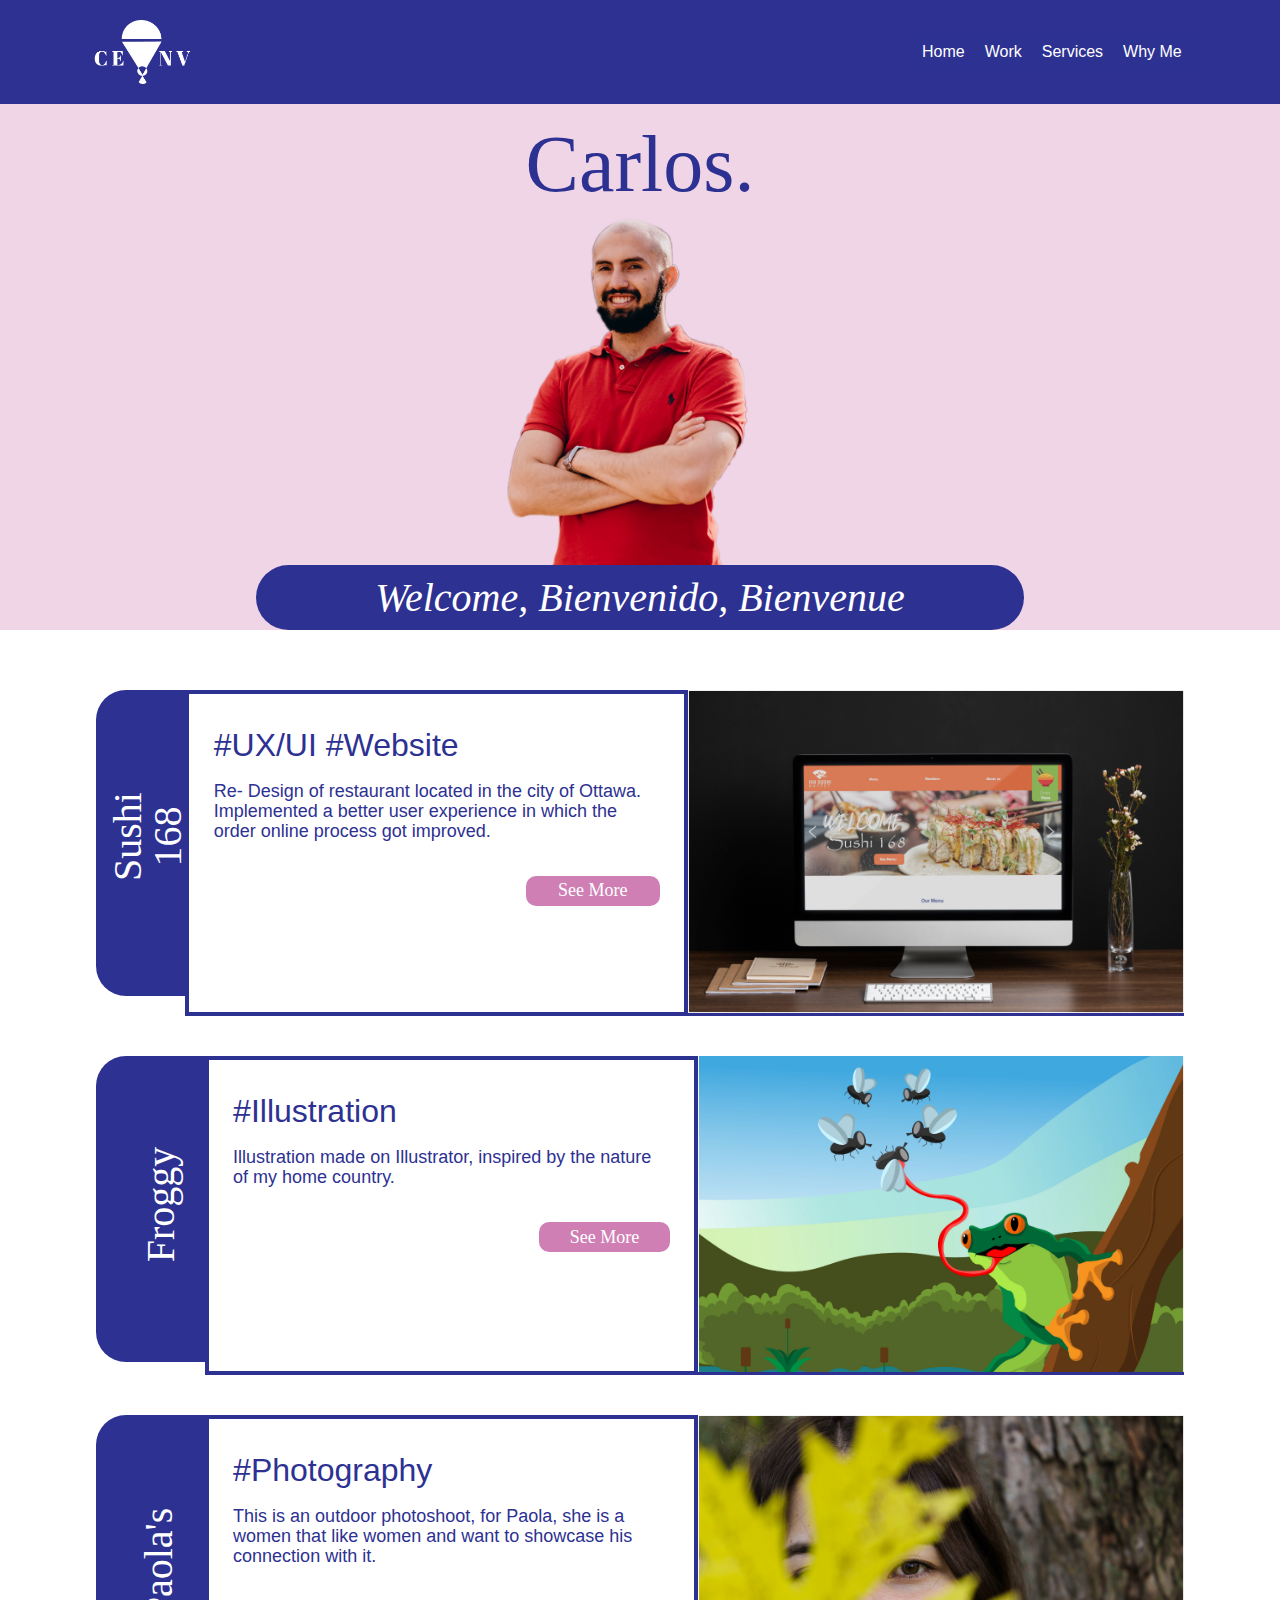
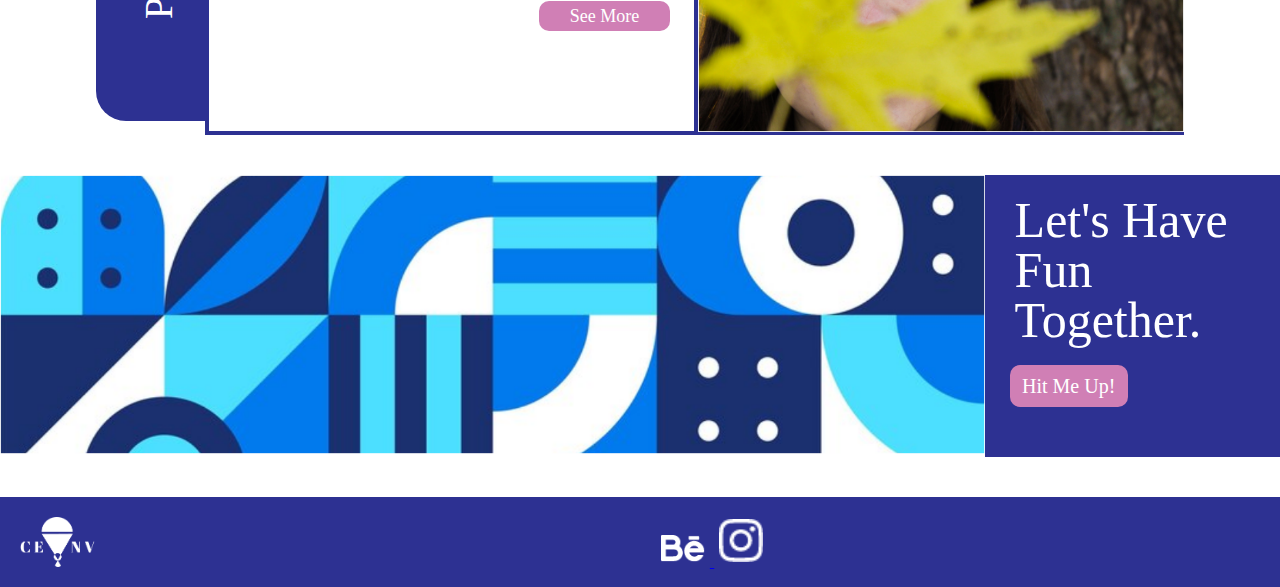
<file: index.html>
<!DOCTYPE html>
<html lang="en">
<head>
    <meta charset="UTF-8">
    <meta http-equiv="X-UA-Compatible" content="IE=edge">
    <meta name="viewport" content="width=device-width, initial-scale=1.0">
    <title>Home</title>
    <link href="css/main.css" rel="stylesheet">
</head>
<body>
    <header>
        <nav class="header-menu">
            <div class="menu-logo">
                <img src = "images/logo.png" alt="logo"/>
            </div>
            <div class="menu-options">  
                <ul >
                    <li><a href="index.html">Home</a></li>
                    <li><a href="work.html">Work</a></li>
                    <li><a href="services.html">Services </a></li>
                    <li><a href="whyme.html">Why Me</a></li>
                </ul>
            </div>
         </nav>
        <div class="container-header">
            <div class="header-name">
                     <h1>Carlos.</h1>
            </div>
            <div class="header-photo">
                <img src = "images/profilex2.png" alt="profile"/>
            </div>
            <div class="header-info">
                <div class="header-text">
                    <h2>Welcome, Bienvenido, Bienvenue</h2>
                </div>
            </div>
        </div>     
    </header>  
   <!-------------------End Header----------------->  
   
   <main>
       <section class="work-ux">
            <div class="ux-tittle">
                <h2>Sushi 168</h2>
            </div>
            <div class="info-container"> 
                <div class="info">
                    <h3>#UX/UI #Website</h3>
                    <p>Re- Design of restaurant located in the city of Ottawa. Implemented a better user experience in which the order online process got improved.</p>
                    <a href="sushi.html"><button> See More </button></a>
                </div>
            </div>
            <div class="sushi">
                <img src = "images/Mockup@2x.png" alt="website mockup"/>
            </div>
       </section>
   <!-------------------End Section Webiste Mockup----------------->  
   <section class="work-illustration">
        <div class="illustration-tittle">
            <h2>Froggy</h2>
        </div>
        <div class="info-container">
            <div class="info">
                <h3>#Illustration</h3>
                <p>Illustration made on Illustrator, inspired by the nature of my home country.</p>
                <a href="froggy.html"><button> See More </button></a>
            </div> 
        </div>
        <div class="froggy-ux">
            <img src = "images/Froggy2x.png" alt="Illustrations"/>
        </div>
    </section>

<!-------------------End Section Illustration----------------->  
  
    <section class="work-photo">
        <div class="photo-tittle">
            <h2>Paola's</h2>
        </div>
        <div class="info-container"> 
            <div class="info">
                <h3>#Photography</h3>
                <p>This is an outdoor photoshoot, for Paola, she is a women that like women and want to showcase his connection with it.</p>
                <a href="paola.html"><button> See More </button></a>
            </div>
        </div>
        <div class="paola">
            <img src = "images/Paola@2x.png" alt="Illustrations"/>
        </div>
    </section>
</main>
<!-------------------End Section Photography----------------->  

<section class="banner">
    <div class="img-banner">
        <img src="images/homebanner.png" alt="image banner">
    </div>
    <div class="banner-container">
        <h4> Let's Have Fun Together. </h4>
        <button>Hit Me Up!</button>
    </div>
</section>
<!-------------------End Section Banner----------------->  

<footer>
    <div class="footer-container">
        <img src = "images/logo.png" alt="logo"/>
        <div class="logos-container"> 
            <a href="https://www.behance.net">
                <img src="images/behance.png" alt="Behance">
            </a>
            <a href="https://www.instagram.com">
                <img src="images/instagram.png" alt="instagram">
            </a>

        </div>
    </div>
</footer>
</body>
</html>
</file>
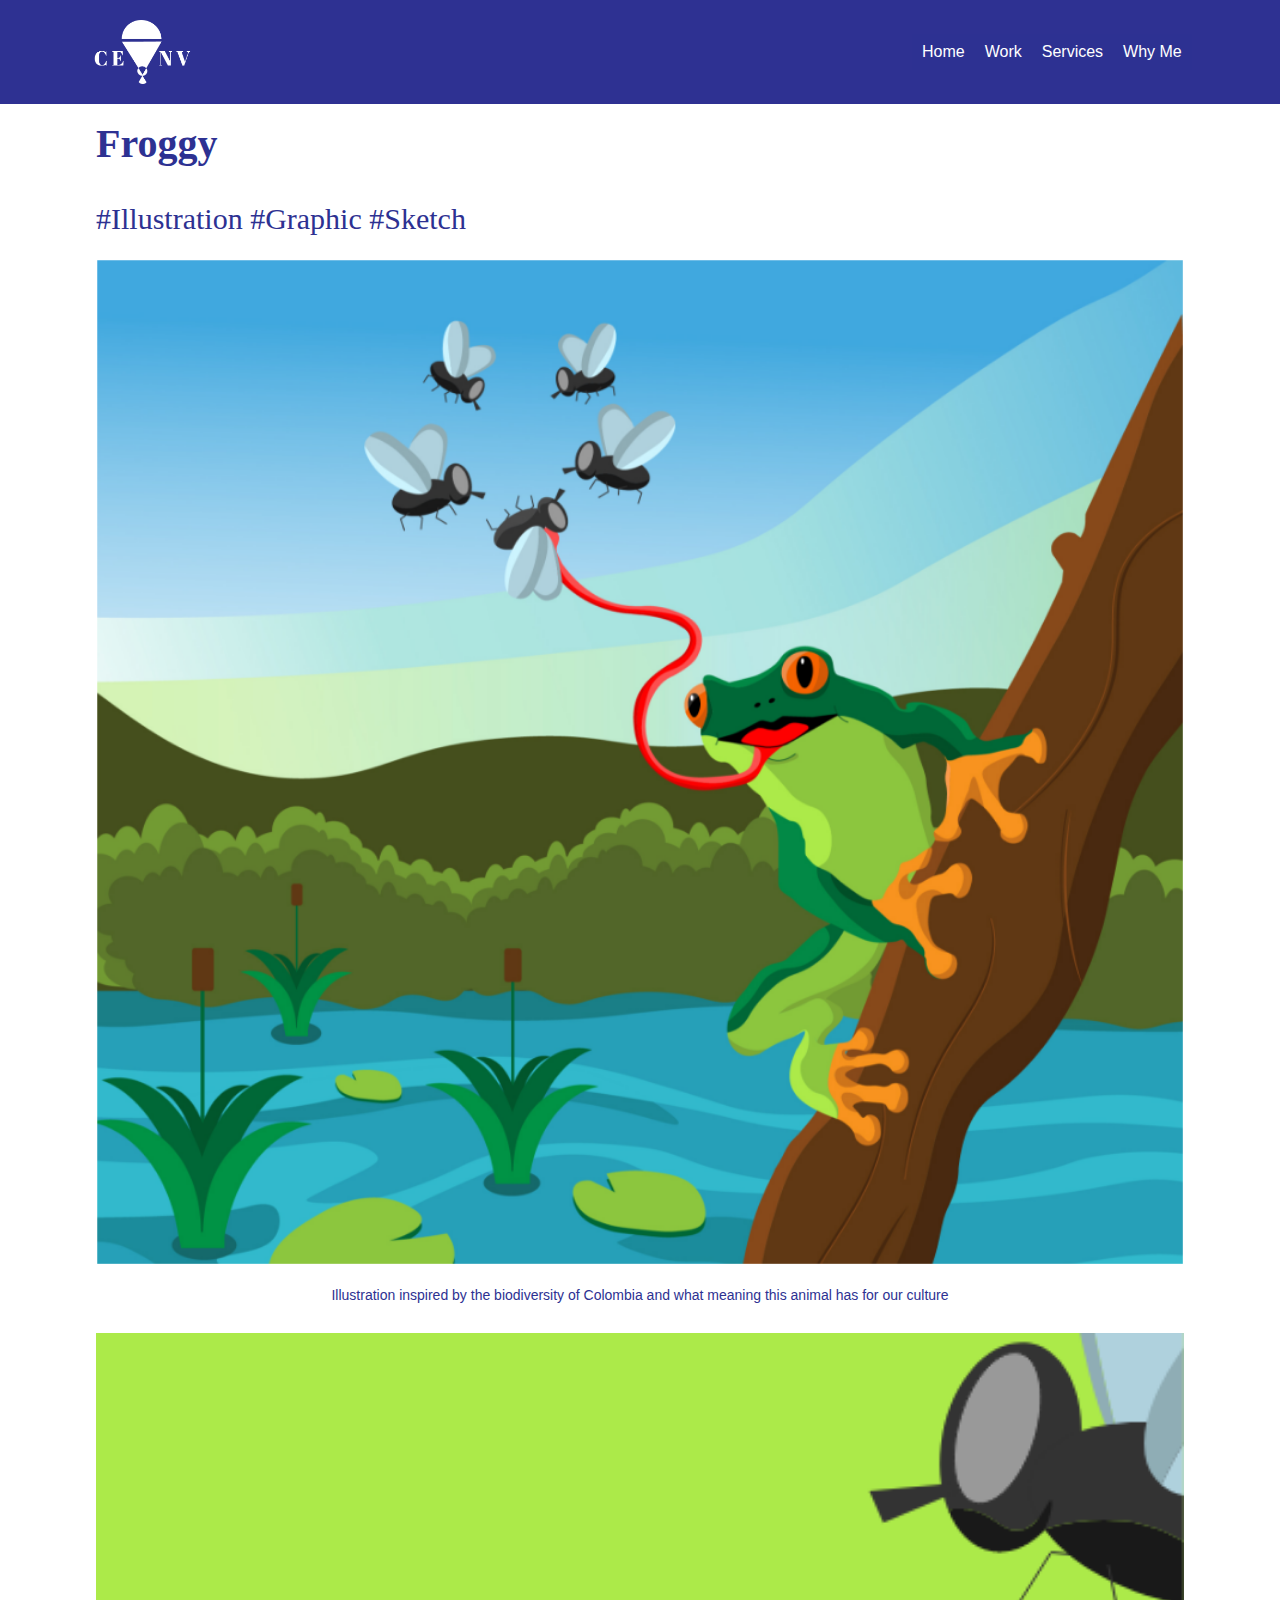
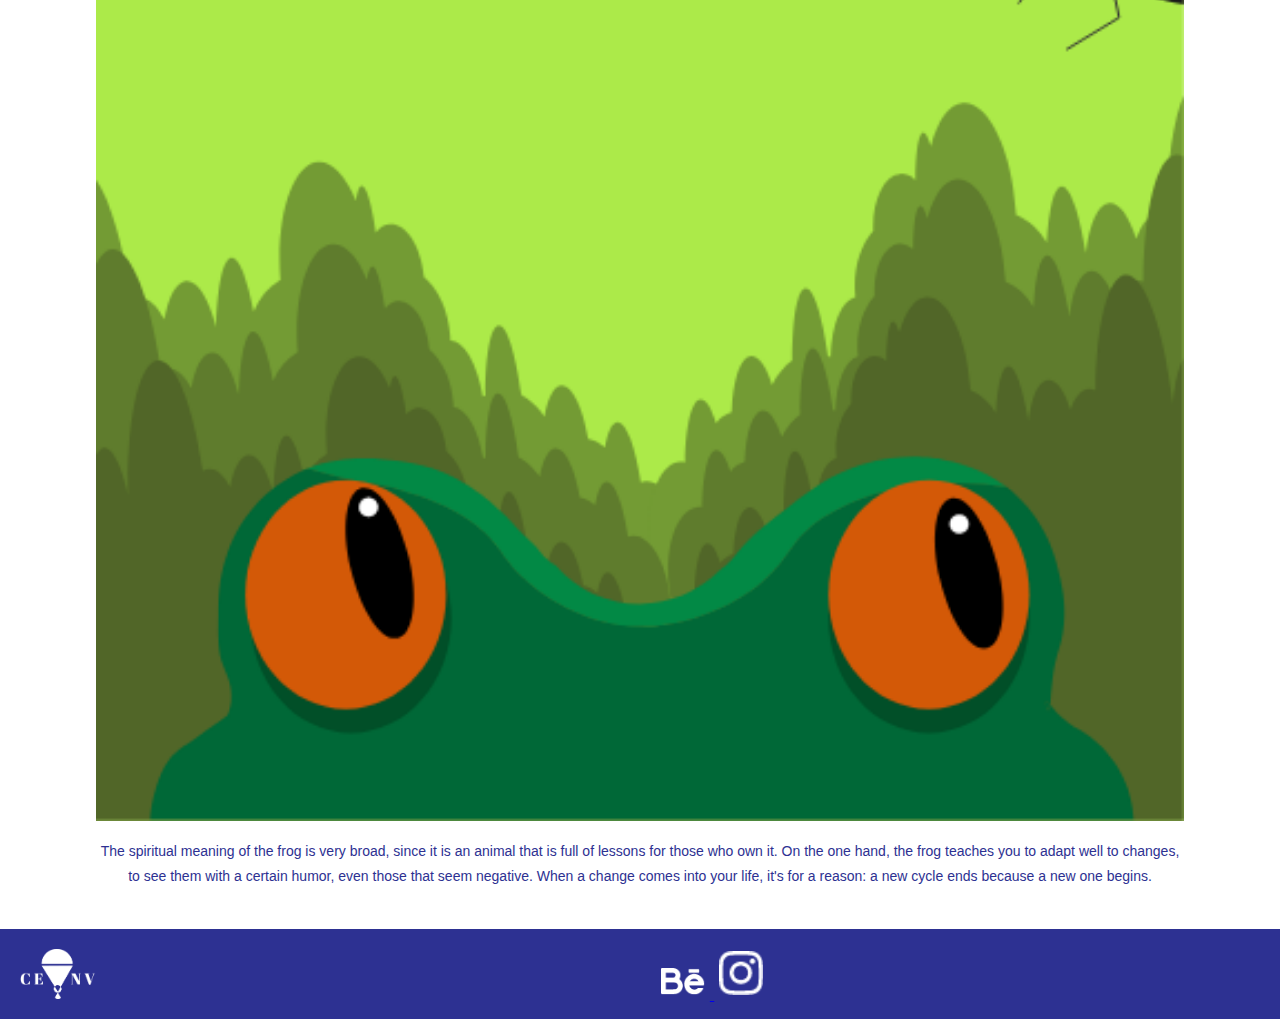
<file: froggy.html>
<!DOCTYPE html>
<html lang="en">
<head>
    <meta charset="UTF-8">
    <meta http-equiv="X-UA-Compatible" content="IE=edge">
    <meta name="viewport" content="width=device-width, initial-scale=1.0">
    <title>Froggy</title>
    <link href="css/main.css" rel="stylesheet">

</head>
<body>
    <header>
        <nav class="header-menu">
            <div class="menu-logo">
                <img src = "images/logo.png" alt="logo"/>
            </div>
            <div class="menu-options">  
                <ul >
                    <li><a href="index.html">Home</a></li>
                    <li><a href="work.html">Work</a></li>
                    <li><a href="services.html">Services </a></li>
                    <li><a href="whyme.html">Why Me</a></li>
                </ul>
            </div>
         </nav>
    </header>
    <main class="froggy-container">
        <h1>Froggy</h1>
        <h2>#Illustration  #Graphic  #Sketch</h2>
        <div class="illustration">
            <img src="images/froggyfull.png" alt="froggy illustration">
            <p>Illustration inspired by the biodiversity of Colombia and what meaning this animal has for our culture</p>
        </div>
        <section class="section-frog">
            <div class="illustration-info">
                <div class="image-frog">
                    <img src="images/frog2.png" alt="frog zoom">
                </div>
                <div class="frog-info">
                  <p>The spiritual meaning of the frog is very broad, since it is an animal that is full of lessons for those who own it. On the one hand, the frog teaches you to adapt well to changes, to see them with a certain humor, even those that seem negative. When a change comes into your life, it's for a reason: a new cycle ends because a new one begins.
                  </p>  
                </div>


            </div>
        </section>  
    </main>
    <footer>
        <div class="footer-container">
        <img src = "images/logo.png" alt="logo"/>
            <div class="logos-container"> 
                <a href="https://www.behance.net">
                    <img src="images/behance.png" alt="Behance">
                </a>
                <a href="https://www.instagram.com">
                    <img src="images/instagram.png" alt="instagram">
                </a>
                
            </div>
        </div>
    </footer>
</body>
</html>
</file>
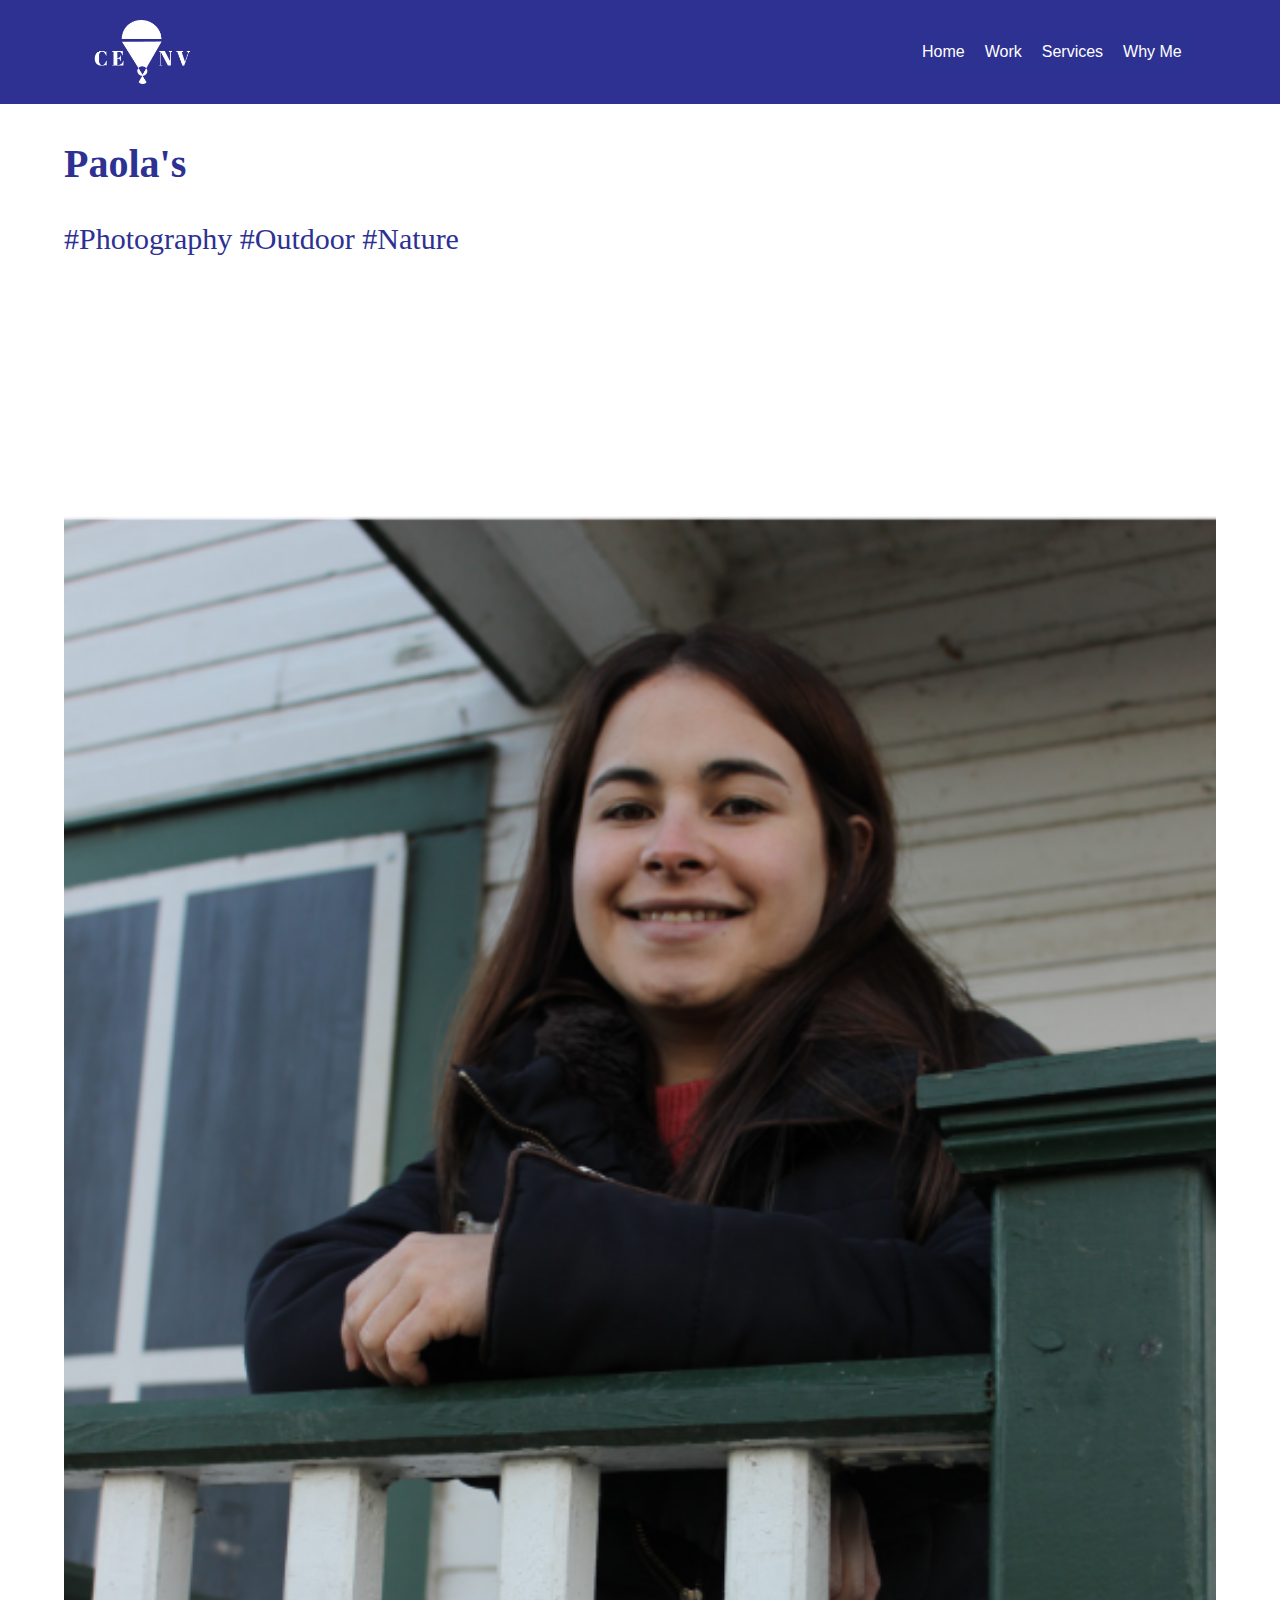
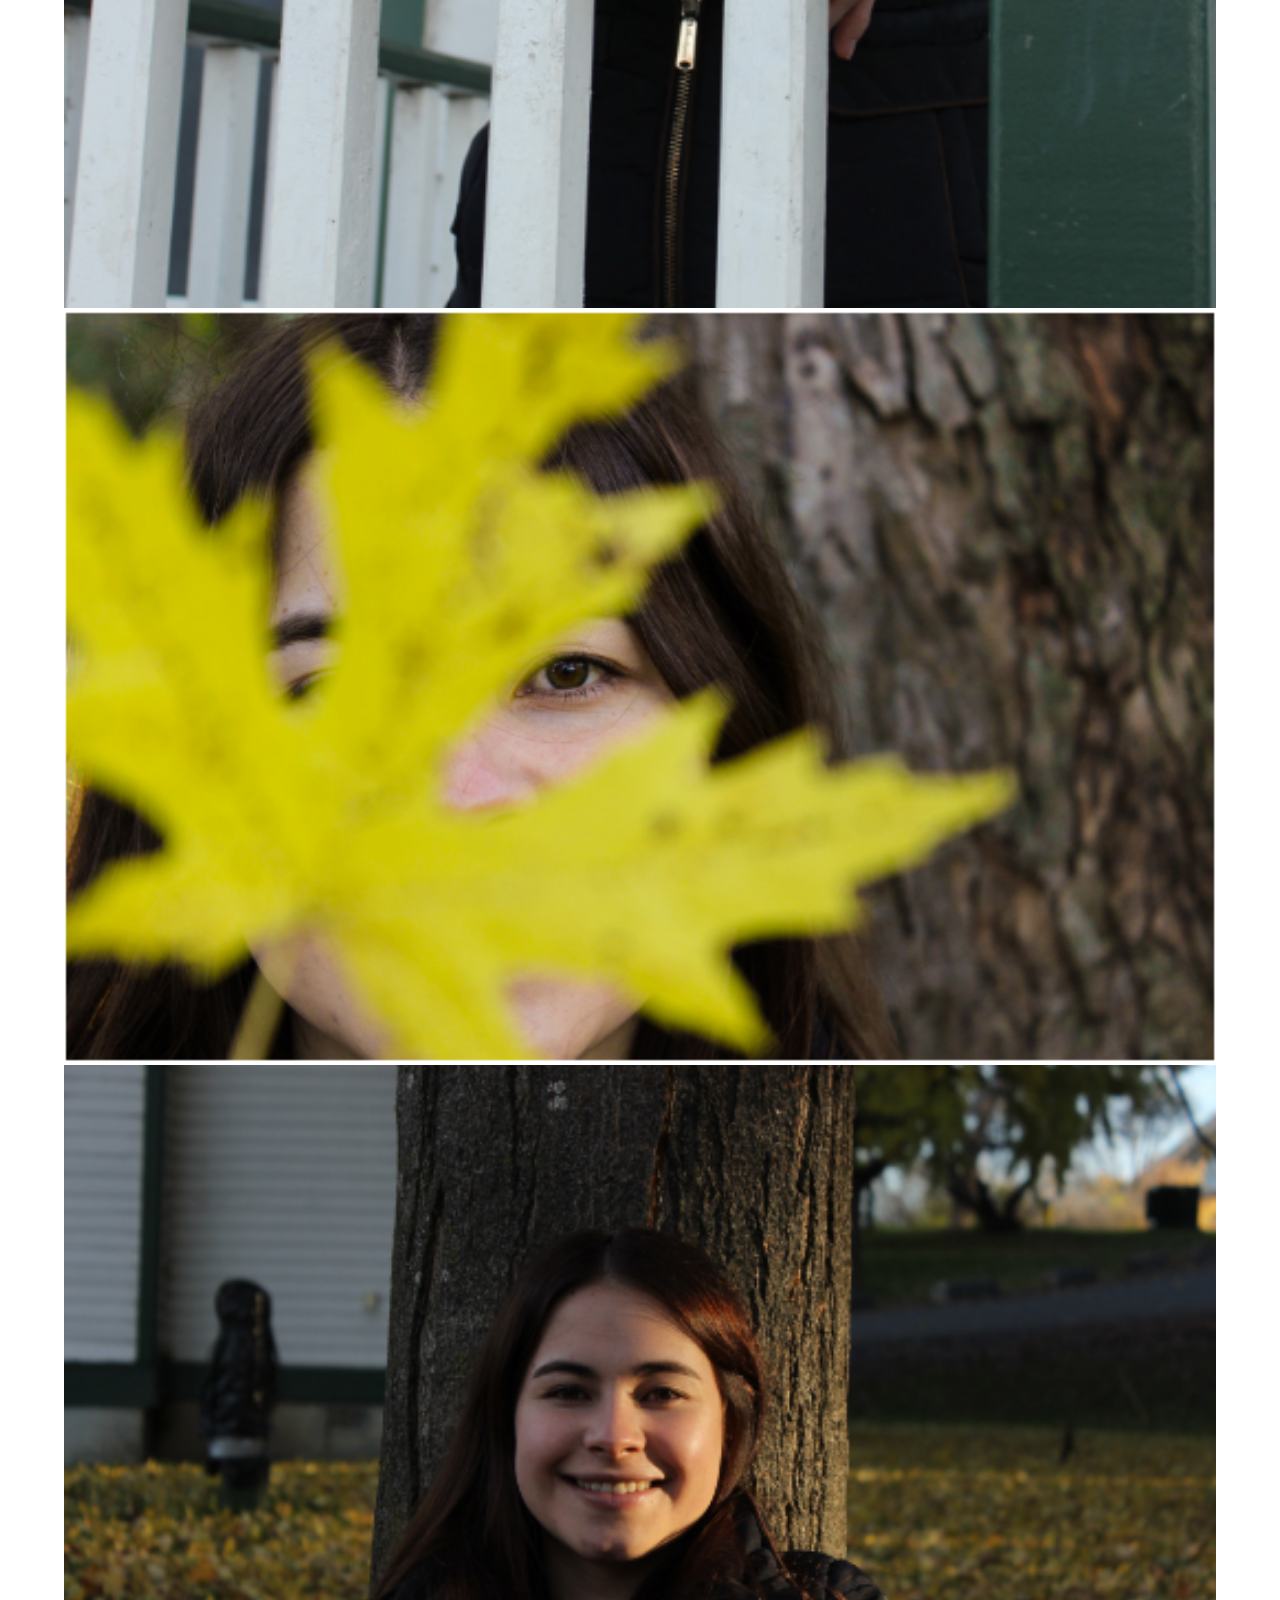
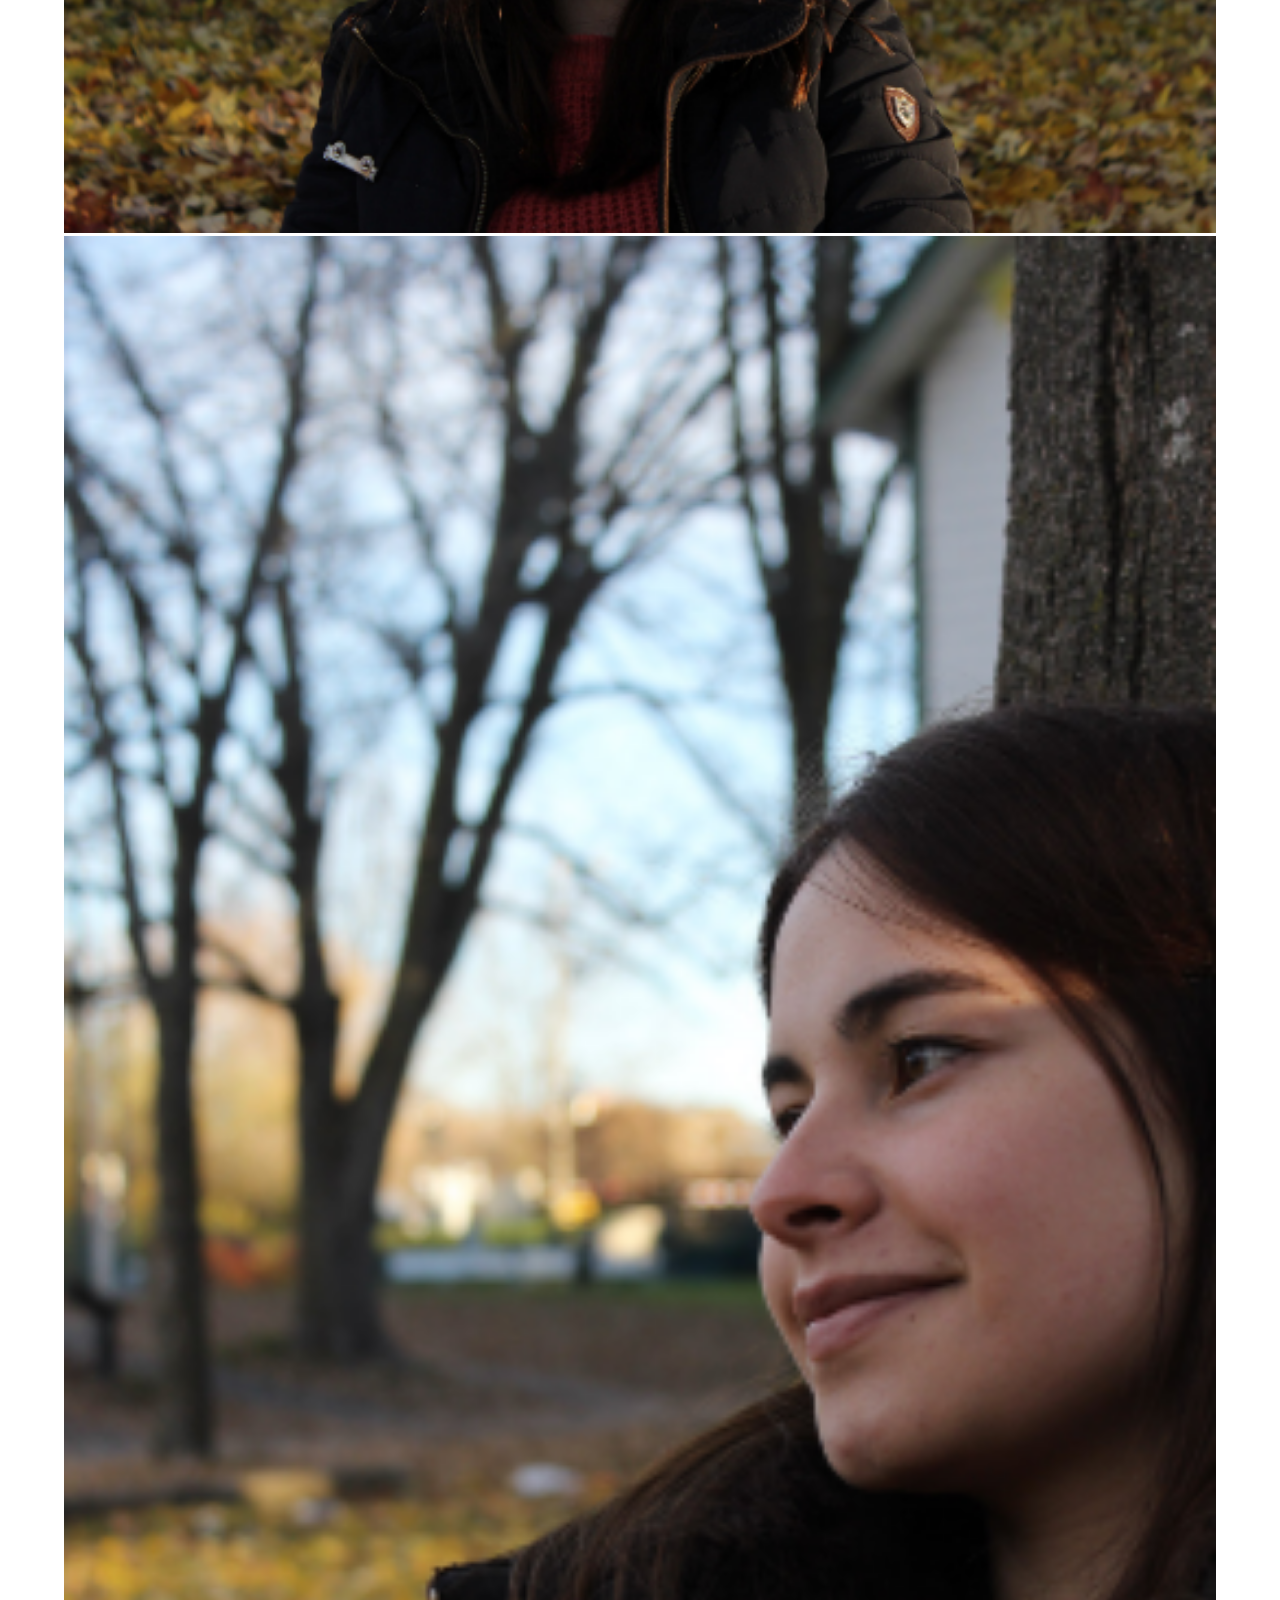
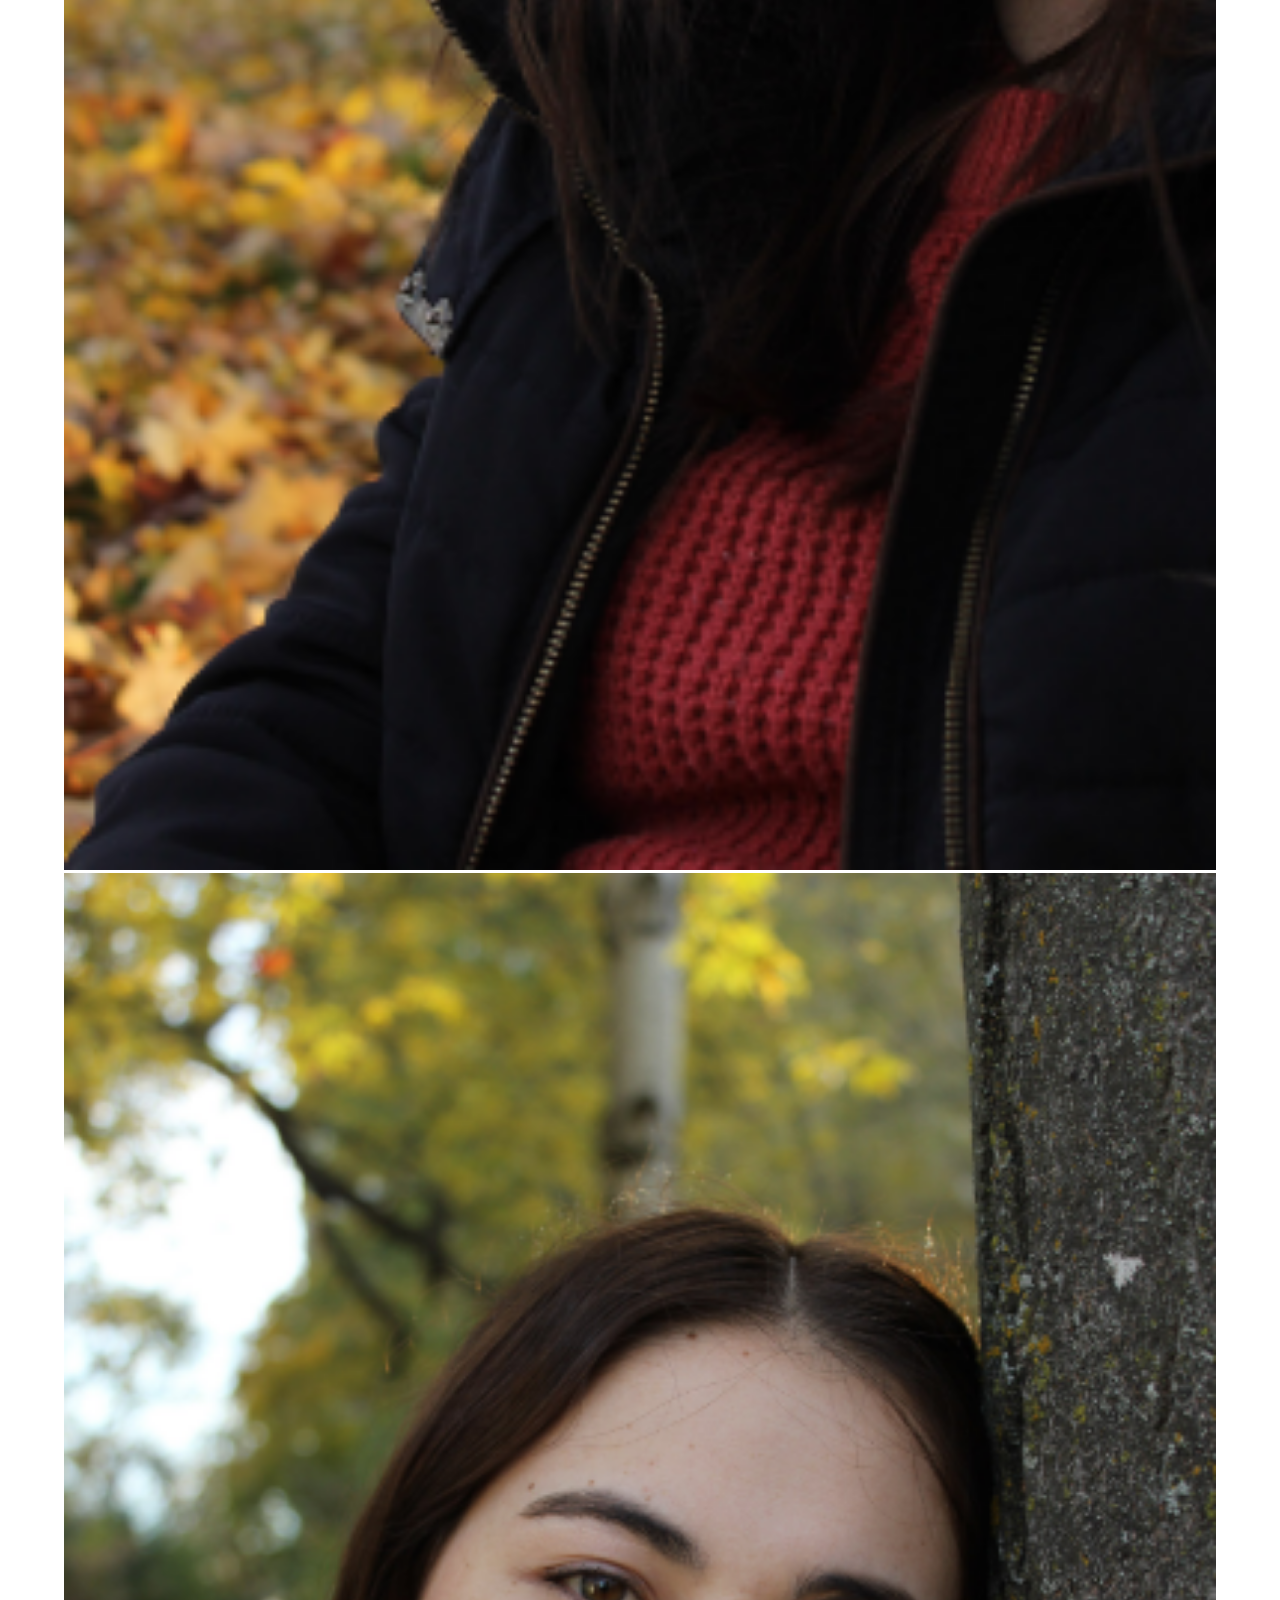
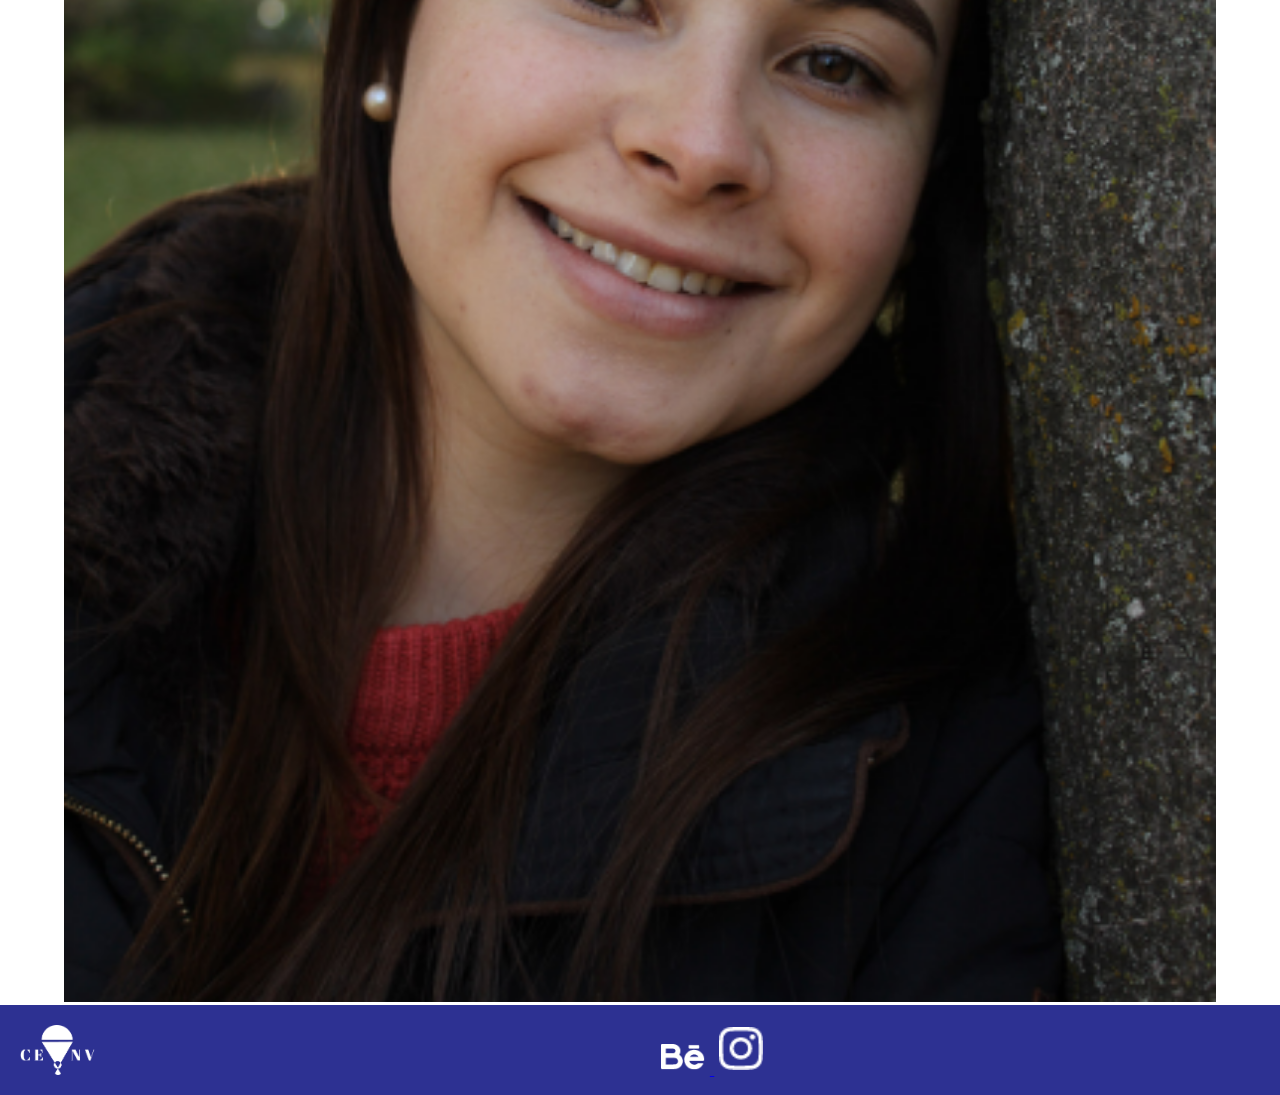
<file: paola.html>
<!DOCTYPE html>
<html lang="en">
<head>
    <meta charset="UTF-8">
    <meta http-equiv="X-UA-Compatible" content="IE=edge">
    <meta name="viewport" content="width=device-width, initial-scale=1.0">
    <title>Paola's</title>
    <link href="css/main.css" rel="stylesheet">

</head>
<body>
    <header>
        <nav class="header-menu">
            <div class="menu-logo">
                <img src = "images/logo.png" alt="logo"/>
            </div>
            <div class="menu-options">  
                <ul >
                    <li><a href="index.html">Home</a></li>
                    <li><a href="work.html">Work</a></li>
                    <li><a href="services.html">Services </a></li>
                    <li><a href="whyme.html">Why Me</a></li>
                </ul>
            </div>
         </nav>
    </header>
    <main class="photo-container">
        <h1>Paola's</h1>
        <h2>#Photography  #Outdoor  #Nature</h2>
        <div class="collage-row">   
            <div class="collage-column">
                <img src="images/Nieto_C_31.png" alt="photo 1">
                <img src="images/Paola.png" alt="photo 1">
                <img src="images/Nieto_C_21.png" alt="photo 1">

            </div>
            <div class="collage-column two">
                <img src="images/Nieto_C_16.png" alt="photo 1">
                <img src="images/Nieto_C_7.png" alt="photo 1">
    
            </div>
        </div>
        
    </main>



    <footer>
        <div class="footer-container">
        <img src = "images/logo.png" alt="logo"/>
            <div class="logos-container"> 
                <a href="https://www.behance.net">
                    <img src="images/behance.png" alt="Behance">
                </a>
                <a href="https://www.instagram.com">
                    <img src="images/instagram.png" alt="instagram">
                </a>

            </div>
        </div>
    </footer>
    </body>
    </html>
</file>
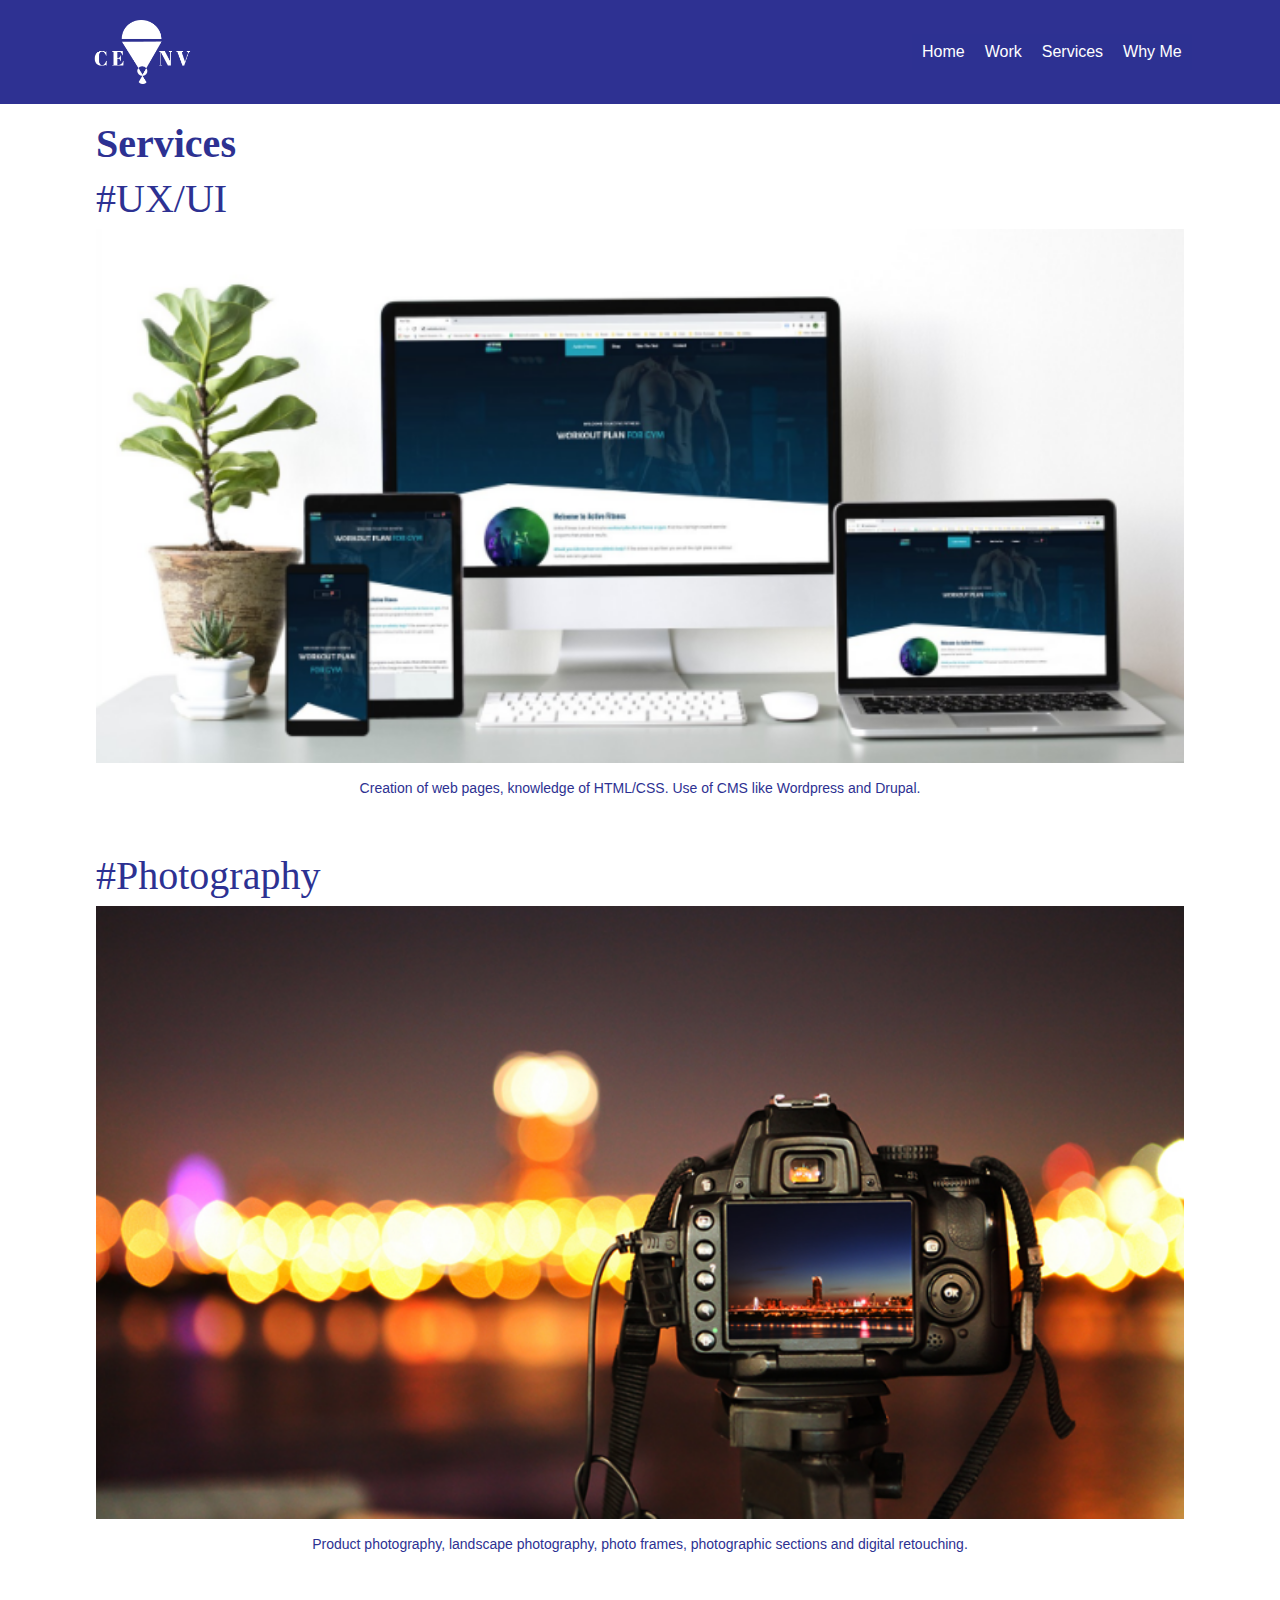
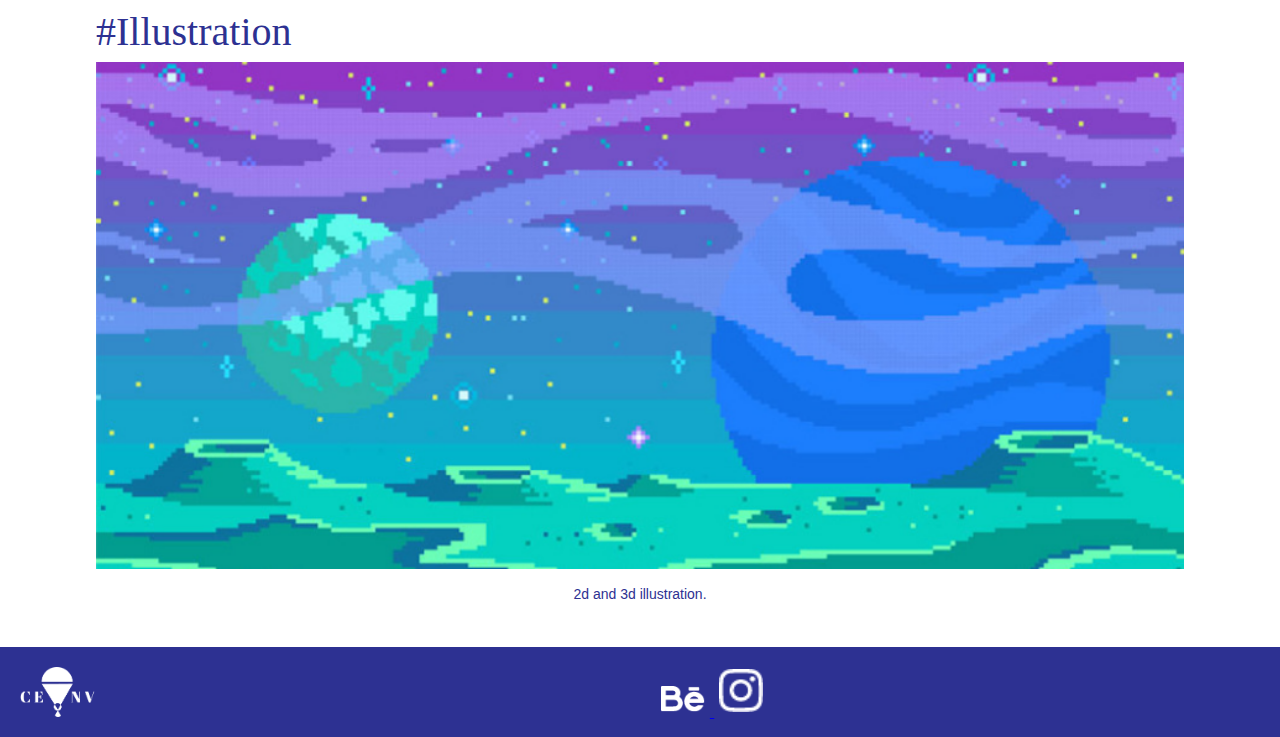
<file: services.html>
<!DOCTYPE html>
<html lang="en">
<head>
    <meta charset="UTF-8">
    <meta http-equiv="X-UA-Compatible" content="IE=edge">
    <meta name="viewport" content="width=device-width, initial-scale=1.0">
    <title>Services</title>
    <link href="css/main.css" rel="stylesheet">

</head>
<body>
    <header>
        <nav class="header-menu">
            <div class="menu-logo">
                <img src = "images/logo.png" alt="logo"/>
            </div>
            <div class="menu-options">  
                <ul >
                    <li><a href="index.html">Home</a></li>
                    <li><a href="work.html">Work</a></li>
                    <li><a href="services.html">Services </a></li>
                    <li><a href="whyme.html">Why Me</a></li>
                </ul>
            </div>
         </nav>
    </header>

<main class="services">
    <h1>Services</h1>
    <section class="services-container">
        <div class="ux-container">
            <h2>#UX/UI</h2>
            <img src="images/web2.png" alt="UX Services">
            <p>Creation of web pages, knowledge of HTML/CSS. Use of CMS like Wordpress and Drupal.</p>
        </div>
    </section>
    <section class="services-container">
        <div class="photography-container">
            <h2>#Photography</h2>
            <img src="images/photography.png" alt="Photography Services">
            <p>Product photography, landscape photography, photo frames, photographic sections and digital retouching.
            </p>
        </div>
    </section>
    <section class="services-container">
        <div class="illustration-container">
            <h2>#Illustration</h2>
            <img src="images/Illustration.png" alt="Illustration Services">
            <p>2d and 3d illustration. </p>
        </div>
    </section>
</main>

<footer>
    <div class="footer-container">
    <img src = "images/logo.png" alt="logo"/>
        <div class="logos-container"> 
            <a href="https://www.behance.net">
                <img src="images/behance.png" alt="Behance">
            </a>
            <a href="https://www.instagram.com">
                <img src="images/instagram.png" alt="instagram">
            </a>
        </div>
    </div>
</footer>
</body>
</html>
</file>
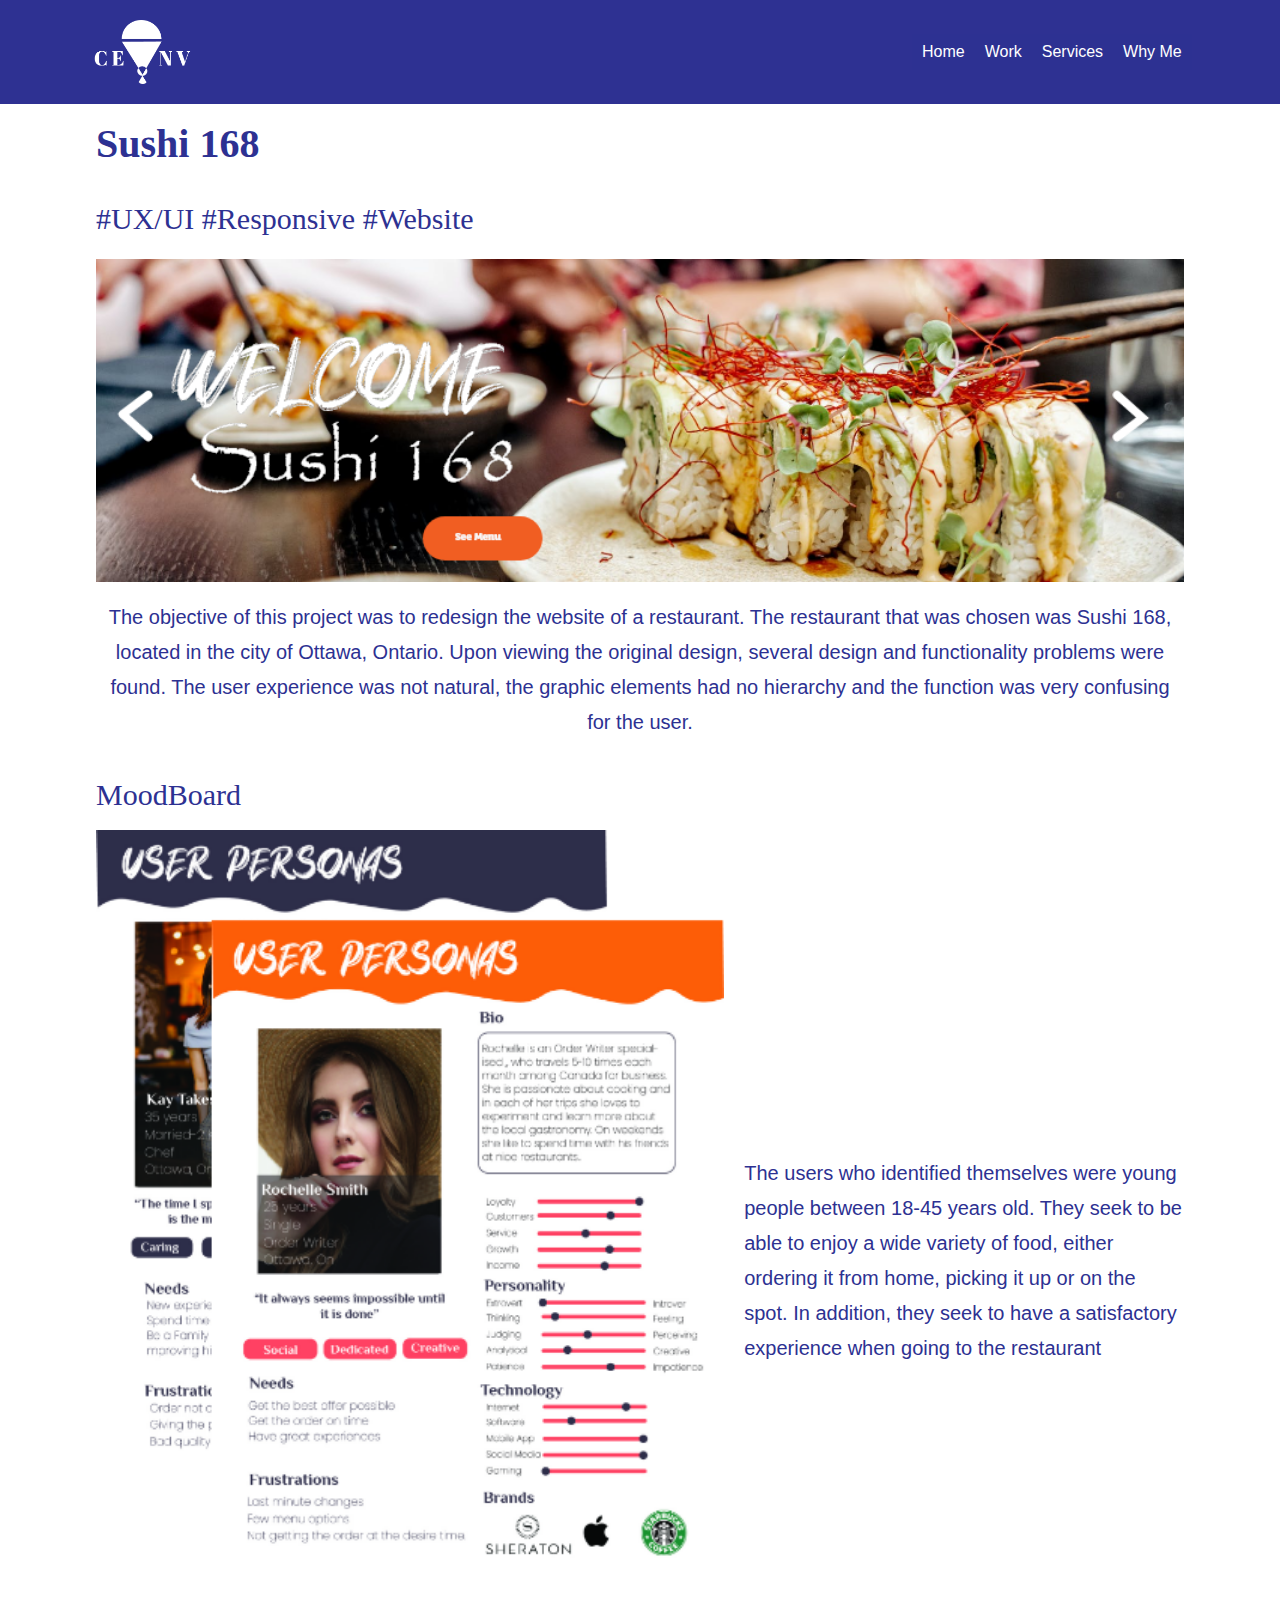
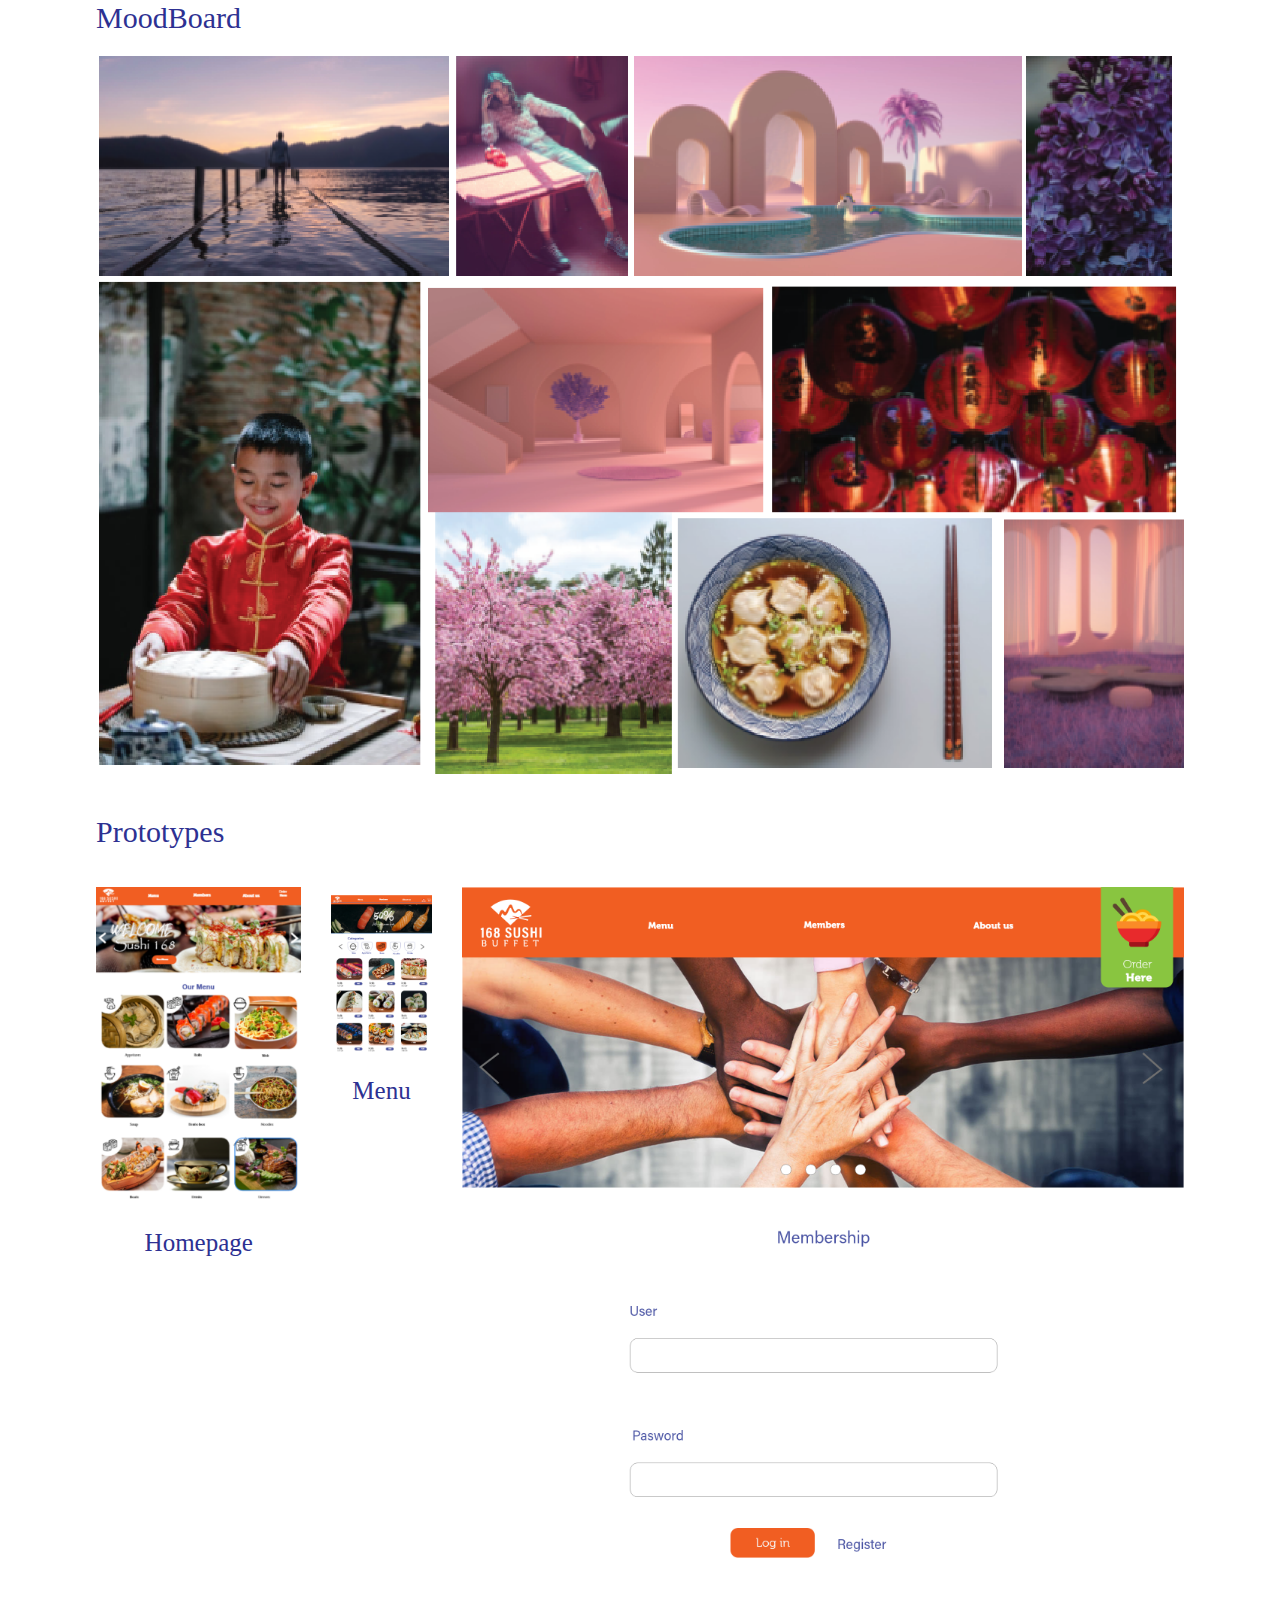
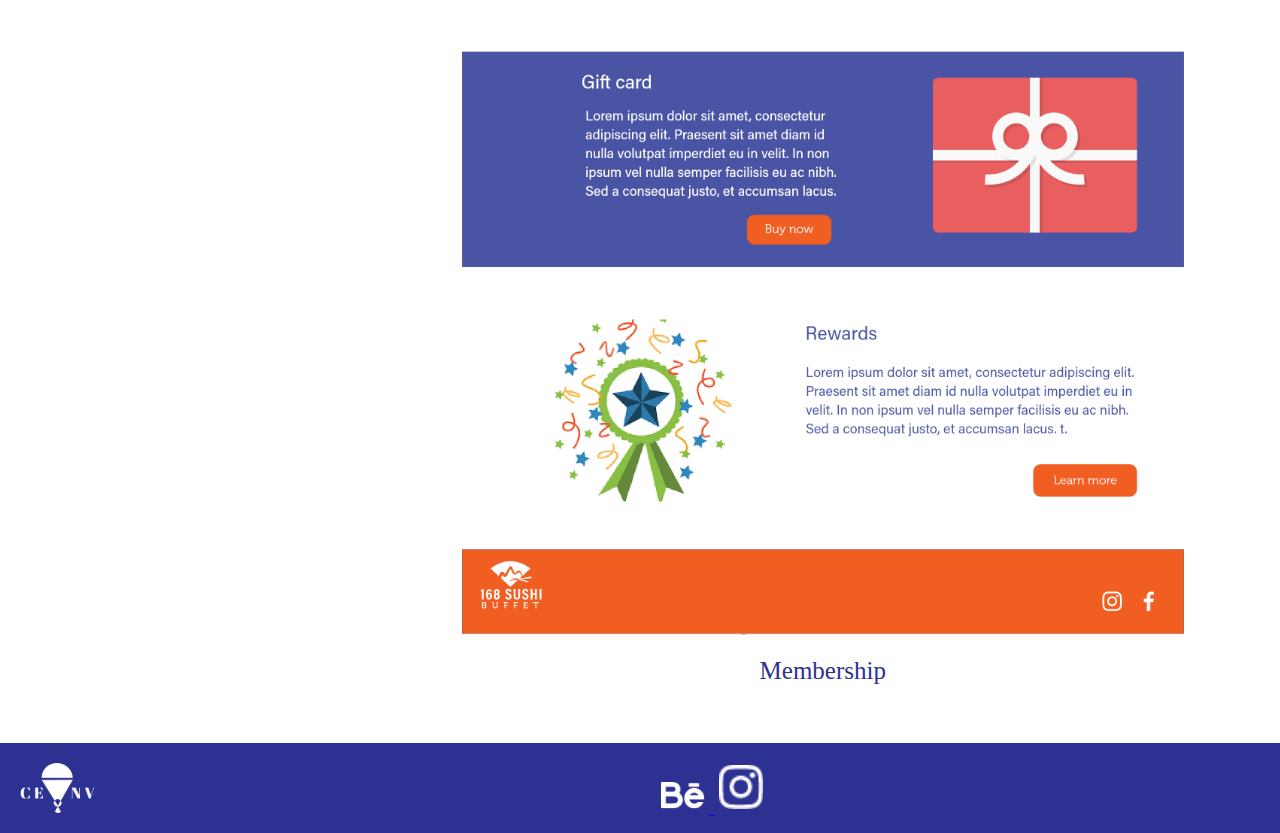
<file: sushi.html>
<!DOCTYPE html>
<html lang="en">
<head>
    <meta charset="UTF-8">
    <meta http-equiv="X-UA-Compatible" content="IE=edge">
    <meta name="viewport" content="width=device-width, initial-scale=1.0">
    <title>Sushi 168</title>
    <link href="css/main.css" rel="stylesheet">

</head>
<body>
    <header>
        <nav class="header-menu">
            <div class="menu-logo">
                <img src = "images/logo.png" alt="logo"/>
            </div>
            <div class="menu-options">  
                <ul >
                    <li><a href="index.html">Home</a></li>
                    <li><a href="work.html">Work</a></li>
                    <li><a href="services.html">Services </a></li>
                    <li><a href="whyme.html">Why Me</a></li>
                </ul>
            </div>
         </nav>
    </header>
    <main class="sushi-container">
        <h1>Sushi 168</h1>
        <h2>#UX/UI  #Responsive  #Website</h2>
        <section class="sushi-intro">
            <img src="images/banner.png" alt="sushi banner">
            <p>The objective of this project was to redesign the website of a restaurant. The restaurant that was chosen was Sushi 168, located in the city of Ottawa, Ontario.
            Upon viewing the original design, several design and functionality problems were found. The user experience was not natural, the graphic elements had no hierarchy and the function was very confusing for the user.</p>
        </section>
        <section class="sushi-personas">
            <h3>MoodBoard</h3>
            <div class="info-personas">
                <img src="images/personas.png" alt="user personas">
                 <p>The users who identified themselves were young people between 18-45 years old. They seek to be able to enjoy a wide variety of food, either ordering it from home, picking it up or on the spot. In addition, they seek to have a satisfactory experience when going to the restaurant</p>
            </div>
        </section>
        <section class="sushi-moodboard">
            <h3>MoodBoard</h3>  
            <div>
                <img src="images/moodboardx2.png" alt="moodboard">
            </div>
        </section>
        <section class="sushi-prototypes">
            <h3>Prototypes</h3>
            <div class="protoypes-container">
                <div class="prototype">
                    <img src="images/home.png" alt="homepage">
                    <h4>Homepage</h4>
                </div>
                <div class="prototype">
                    <img src="images/menu.png" alt="menu">
                    <h4>Menu</h4>
                </div>
                <div class="prototype">
                    <img src="images/Members.png" alt="members">
                    <h4>Membership</h4>
                </div>
            </div>
        </section>
    </main>

    <footer>
        <div class="footer-container">
        <img src = "images/logo.png" alt="logo"/>
            <div class="logos-container"> 
                <a href="https://www.behance.net">
                    <img src="images/behance.png" alt="Behance">
                </a>
                <a href="https://www.instagram.com">
                    <img src="images/instagram.png" alt="instagram">
                </a>
               
            </div>
        </div>
    </footer>
</file>
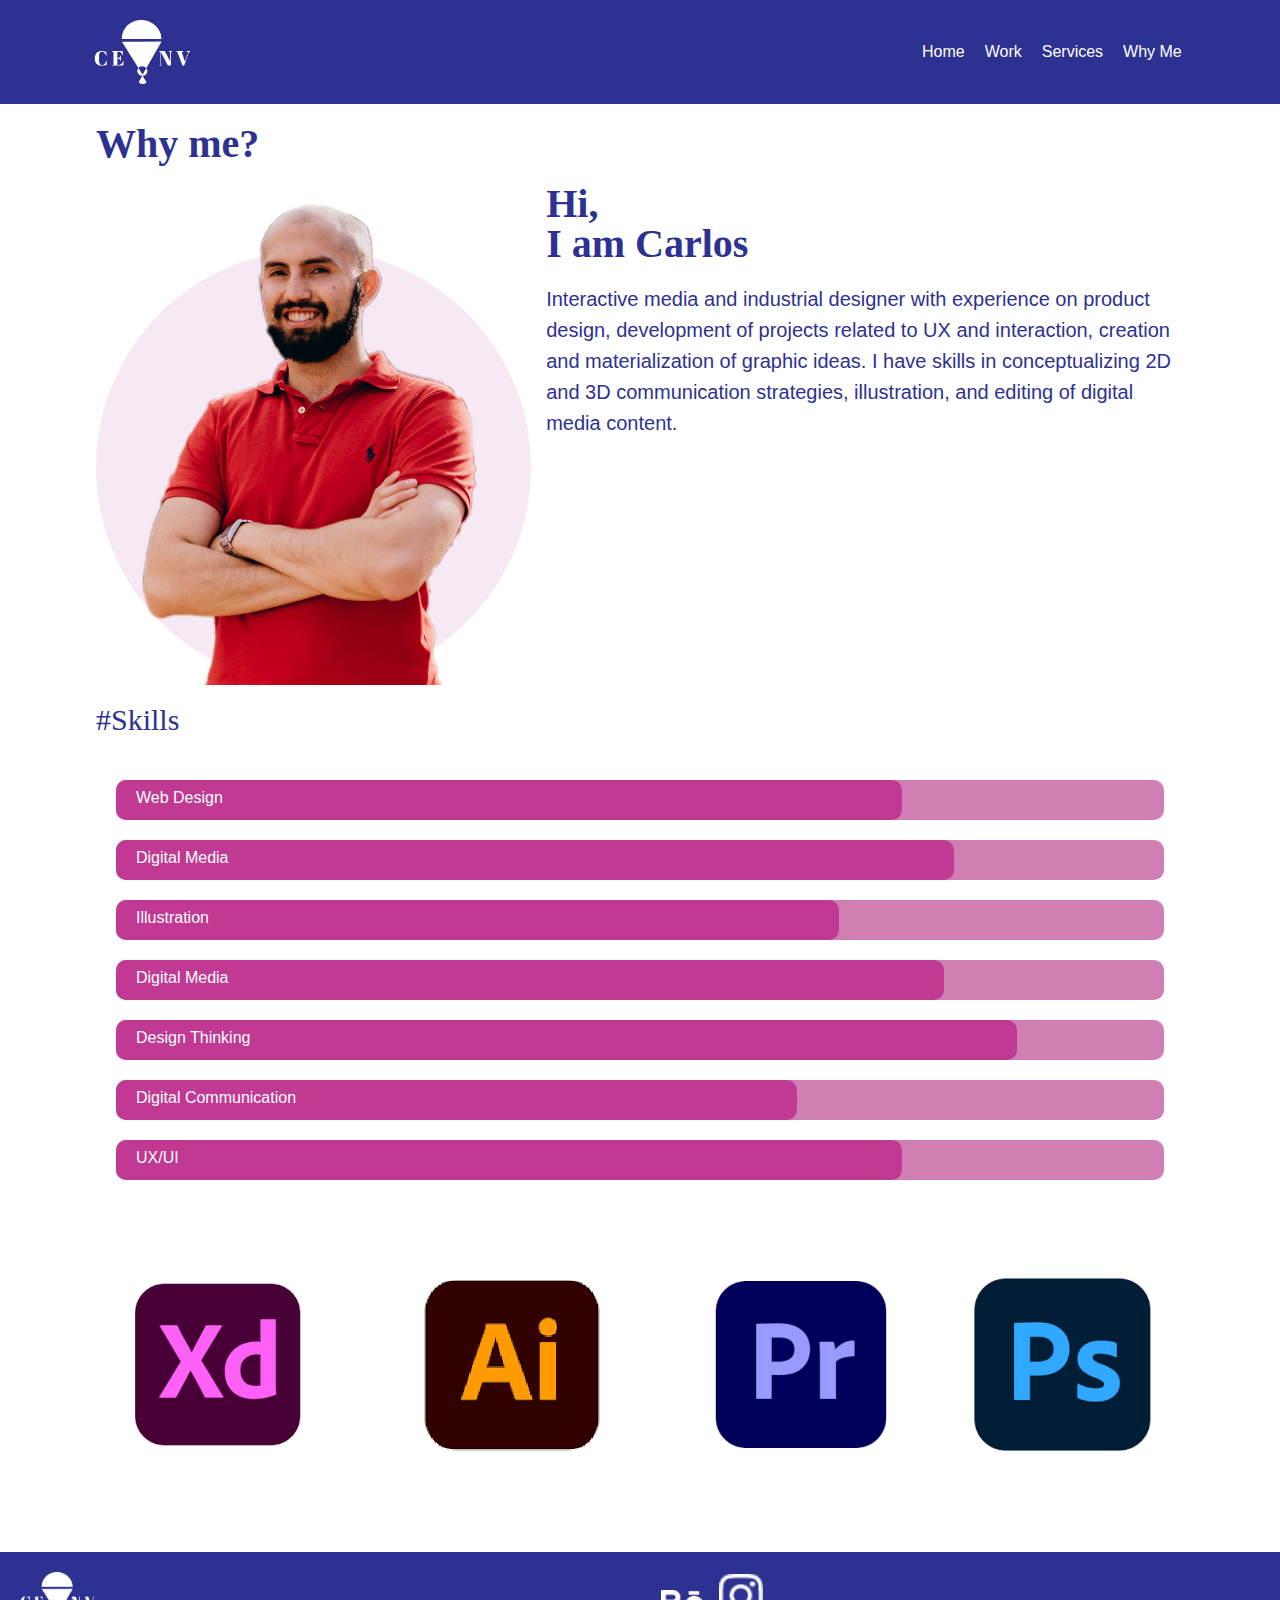
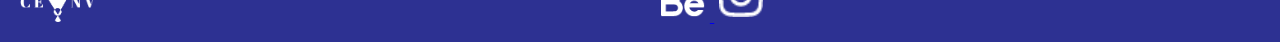
<file: whyme.html>
<!DOCTYPE html>
<html lang="en">
<head>
    <meta charset="UTF-8">
    <meta http-equiv="X-UA-Compatible" content="IE=edge">
    <meta name="viewport" content="width=device-width, initial-scale=1.0">
    <title>Why Me</title>
    <link href="css/main.css" rel="stylesheet">

</head>
<body>
    <header>
        <nav class="header-menu">
            <div class="menu-logo">
                <img src = "images/logo.png" alt="logo"/>
            </div>
            <div class="menu-options">  
                <ul >
                    <li><a href="index.html">Home</a></li>
                    <li><a href="work.html">Work</a></li>
                    <li><a href="services.html">Services </a></li>
                    <li><a href="whyme.html">Why Me</a></li>
              
                </ul>
            </div>
         </nav>
    </header>

    <main class="skills-container">
        <h1>Why me?</h1>
        <div class="whe-container"> 
           <img src = "images/Group53@2x.png" alt="profile"/>
           <div class="why-info"> 
               <h3>Hi,<br>  I am Carlos</h3>
               <p> Interactive media and industrial designer with experience on product design, development of projects related to UX and interaction, creation and materialization of graphic ideas. I have skills in conceptualizing 2D and 3D communication strategies, illustration, and editing of digital media content. 
               </p>
           </div>
        </div>
        <section class="skills">
            <h2>#Skills</h2>
            <div class="progress">
                <div class="progress-made-one">
                    <p>Web Design</p>
                </div>
            </div>
            <div class="progress">
                <div class="progress-made-two">
                    <p>Digital Media</p>
                </div>
            </div>
            <div class="progress">
                <div class="progress-made-three">
                    <p>Illustration</p>
                </div>
            </div>
            <div class="progress">
                <div class="progress-made-four">
                    <p>Digital Media</p>
                </div>
            </div>
            <div class="progress">
                <div class="progress-made-five">
                    <p>Design Thinking</p>
                </div>
            </div>
            <div class="progress">
                <div class="progress-made-six">
                    <p>Digital Communication</p>
                </div>
            </div>
            <div class="progress">
                <div class="progress-made-seven">
                    <p>UX/UI</p>
                </div>
            </div>
        </section>
        <section class="software-container">
            <div class="software">
                <img src="images/Group52@2x.png" alt="software">
            </div>
        </section>
    </main>
    <footer>
        <div class="footer-container">
        <img src = "images/logo.png" alt="logo"/>
            <div class="logos-container"> 
                <a href="https://www.behance.net">
                    <img src="images/behance.png" alt="Behance">
                </a>
                <a href="https://www.instagram.com">
                    <img src="images/instagram.png" alt="instagram">
                </a>
               
            </div>
        </div>
    </footer>
    </body>
    </html>
</file>
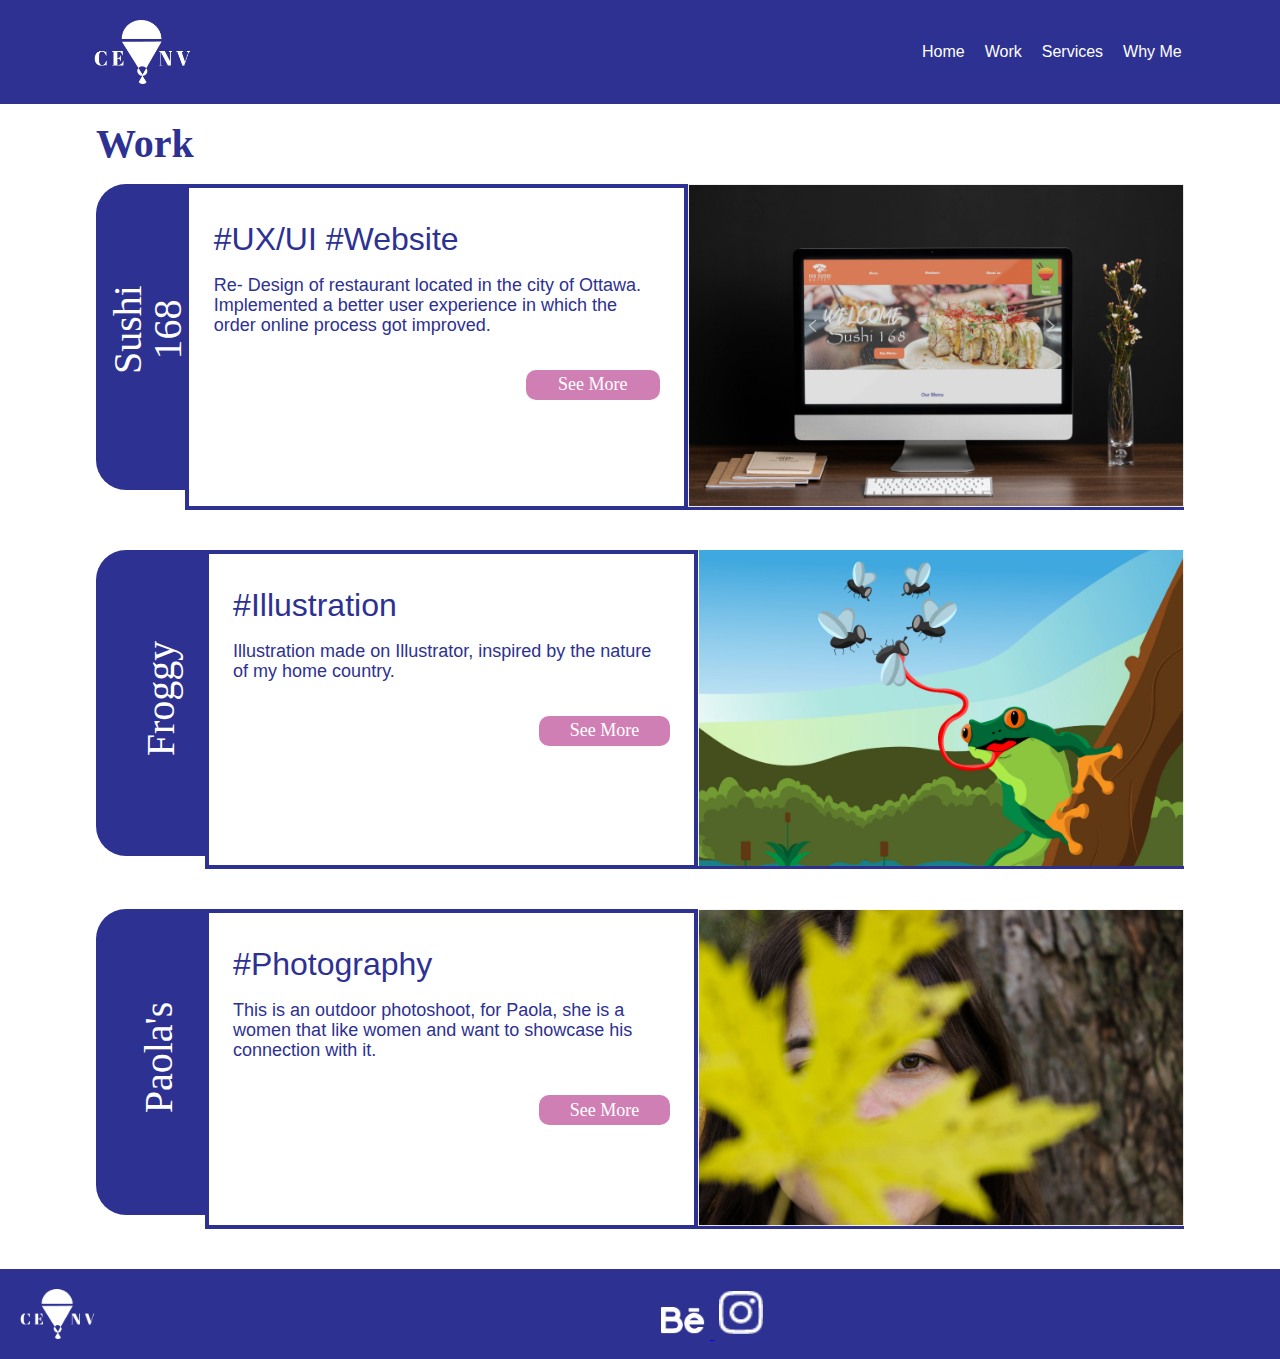
<file: work.html>
<!DOCTYPE html>
<html lang="en">
<head>
    <meta charset="UTF-8">
    <meta http-equiv="X-UA-Compatible" content="IE=edge">
    <meta name="viewport" content="width=device-width, initial-scale=1.0">
    <title>Work</title>
    <link href="css/main.css" rel="stylesheet">

</head>
<body>
    <nav class="header-menu">
        <div class="menu-logo">
            <img src = "images/logo.png" alt="logo"/>
        </div>
        <div class="menu-options">  
            <ul >
                <li><a href="index.html">Home</a></li>
                <li><a href="work.html">Work</a></li>
                <li><a href="services.html">Services </a></li>
                <li><a href="whyme.html">Why Me</a></li>
            </ul>
        </div>
     </nav>

     <main>
        <h1>Work</h1>
        <section class="work-ux">
             <div class="ux-tittle">
                 <h2>Sushi 168</h2>
             </div>
             <div class="info-container"> 
                 <div class="info">
                     <h3>#UX/UI #Website</h3>
                     <p>Re- Design of restaurant located in the city of Ottawa. Implemented a better user experience in which the order online process got improved.</p>
                     <a href="sushi.html"><button> See More </button></a>
                    </div>
             </div>
             <div class="sushi">
                 <img src = "images/Mockup@2x.png" alt="website mockup"/>
             </div>
        </section>
    <!-------------------End Section Webiste Mockup----------------->  
    <section class="work-illustration">
         <div class="illustration-tittle">
             <h2>Froggy</h2>
         </div>
         <div class="info-container">
             <div class="info">
                 <h3>#Illustration</h3>
                 <p>Illustration made on Illustrator, inspired by the nature of my home country.</p>
                 <a href="froggy.html"><button> See More </button></a>
                </div> 
         </div>
         <div class="froggy-ux">
             <img src = "images/Froggy2x.png" alt="Illustrations"/>
         </div>
     </section>
 
 <!-------------------End Section Illustration----------------->  
   
     <section class="work-photo">
         <div class="photo-tittle">
             <h2>Paola's</h2>
         </div>
         <div class="info-container"> 
             <div class="info">
                 <h3>#Photography</h3>
                 <p>This is an outdoor photoshoot, for Paola, she is a women that like women and want to showcase his connection with it.</p>
                 <a href="paola.html"><button> See More </button></a>
                </div>
         </div>
         <div class="paola">
             <img src = "images/Paola@2x.png" alt="Illustrations"/>
         </div>
     </section>
 </main>
 <!-------------------End Section Photography----------------->  
 
  
 
 <footer>
     <div class="footer-container">
         <img src = "images/logo.png" alt="logo"/>
         <div class="logos-container"> 
             <a href="https://www.behance.net">
                 <img src="images/behance.png" alt="Behance">
             </a>
             <a href="https://www.instagram.com">
                 <img src="images/instagram.png" alt="instagram">
             </a>
 
         </div>
     </div>
 </footer>
 </body>
 </html>
</file>
<file: css/main.css>
html, body, div, span, applet, object, iframe,
h1, h2, h3, h4, h5, h6, p, blockquote, pre,
a, abbr, acronym, address, big, cite, code,
del, dfn, em, img, ins, kbd, q, s, samp,
small, strike, strong, sub, sup, tt, var,
b, u, i, center,
dl, dt, dd, ol, ul, li,
fieldset, form, label, legend,
table, caption, tbody, tfoot, thead, tr, th, td,
article, aside, canvas, details, embed, 
figure, figcaption, footer, header, hgroup, 
menu, nav, output, ruby, section, summary,
time, mark, audio, video {
	margin: 0;
	padding: 0;
	border: 0;
	font-size: 100%;
	font: inherit;
	vertical-align: baseline;
}
/* HTML5 display-role reset for older browsers */
article, aside, details, figcaption, figure, 
footer, header, hgroup, menu, nav, section {
	display: block;
}
body {
	line-height: 1;
}
ol, ul {
	list-style: none;
}
blockquote, q {
	quotes: none;
}
blockquote:before, blockquote:after,
q:before, q:after {
	content: '';
	content: none;
}
table {
	border-collapse: collapse;
	border-spacing: 0;
}

/* -----------------RESET--------------------- */

body{
    font-family: 'arial'
}

nav{
    background-color:#2E3192 ;
    
}

nav a{
    display:block;
    text-align: center;
    color: white;
    text-decoration: none;
    padding: 10px;
}

nav .menu-options
{
    background-color: #D07FB5;
}

.menu-logo img{
    width: 100px;
    display: block;
    margin: 0 auto;
    padding-top: 20px;
    padding-bottom: 20px;
    
}
/* -----------------Nav Bar --------------------- */

.container-header{
    background-color: #d07fb553;
    padding-top: 20px;
}

.header-name h1{
    font-size: 80px;
    color: #2D3192;
    text-align: center;
    font-family: Georgia;
 
}

.header-photo img{
    width: 90%;
    display: block;
    margin: 0 auto;
}
/* -----------------Header Image --------------------- */

.header-info
{
margin: 0 auto;
width: 95%;
text-align: center;  
background-color:#2D3192;
border-radius: 50px;

}

.header-text{
font-size: 30px;
color: white;
padding-bottom: 15px;
line-height: 35px;
font-style: italic;
margin-bottom: 40px;
}

/* -----------------Welcome Text  --------------------- */

main{
    width: 85%;
    margin: 0 auto;
    padding-top: 20px;
    
}

.ux-tittle, .illustration-tittle, .photo-tittle {
margin:0 auto;
width:100%;
height:60px;
text-align:center;  
background-color:#2D3192;
border-radius: 30px 30px 0 0;
color: white;

}

h2{
    font-family: Georgia, 'Times New Roman', Times, serif;
    font-size: 30px;
    display: inline-block;
    padding-top: 15px;
    vertical-align: middle;
}
/* -----------------Work Tittle --------------------- */



main .info-container{
    border: 4px solid #2D3192;
    margin: 0 auto;
    padding-top: 15px;
}

main img{
    width: 100%;
}

.sushi, .froggy-ux, .paola{
    width: 100%;
    background-color: #2E3192;
    margin: 0 auto;
    
}

/* -----------------Image work inside container --------------------- */


section{
    margin-bottom: 40px;
}


.info{
    margin: 0 auto;
    display: flex;
    flex-direction: column;
    width: 90%;
    color: #2D3192;

}

.info h3{
    font-size: 24px;
    padding-top: 20px;
    padding-bottom: 20px;
}

.info p{
    font-size: 14px;
    line-height: 20px;
    margin-bottom: 15px;
}

.info button{
    font-family: georgia;
    background-color: #D07FB5;
    border-radius: 10px;
    border-style: none;
    width: 30%;
    height: 30px;
    margin: 0 auto;
    margin-top: 20px;
    margin-bottom: 20px;
    color:white;
    font-size: 14px;
    
}

/* ----------------Styling information info work --------------------- */

.banner{
display: flex;
flex-direction: column;
}

.img-banner img{
    width: 100%;
}
.banner-container{
    background-color: #2D3192;
    height: 120px;
    color: white;
    font-family: georgia;
    font-size: 28px;
    text-align: center;
}

.banner-container h4{
    padding: 20px;
}

.banner-container button{
    font-family: georgia;
    background-color: #D07FB5;
    border-radius: 10px;
    border-style: none;
    width: 30%;
    height: 30px;
    margin: 0 auto;
    margin-bottom: 20px;
    color:white;
    font-size: 14px;
}
/* ----------------Styling Banner flexbox  --------------------- */

.footer-container{
    padding: 20px;
    background-color: #2D3192;
    display: flex;
    flex-direction: row;
    justify-items: center;
}

.footer-container img:nth-child(1){
    max-width: 20%;
    height: auto;
  
}

.logos-container{
    flex-basis: 50%;
    align-self: center;
    padding-left: 20%;
}

.logos-container img:nth-child(1){
    width: 20%;
    height: auto;
    padding: 5px;

}

/* ----------------Footer styling and end of Home  --------------------- */

.photo-container h1{
    margin-top: 20px;
    font-family: georgia;
    font-size: 40px;
    color: #2D3192;
    font-weight: bold;

}

.photo-container h2{
    color: #2D3192;
    font-size:30px ;
    line-height: 40px;
}

.photo-container{
    width: 90%;    
    margin: 0 auto;
}

.collage-row{
    margin-top: -80px;
}

/* ----------------End of Paola Work  --------------------- */

.froggy-container h1{
    font-family: georgia;
    font-size: 40px;
    color: #2D3192;
    font-weight: bold;

}

.froggy-container h2{
    color: #2D3192;
    font-size:30px ;
    line-height: 40px;
    margin-bottom: 20px;
}

.illustration p{
    font-size: 14px;
    line-height: 25px;
    margin-top: 15px;
    margin-bottom: 25px;
    text-align: center;
    color: #2D3192;
}
    

.frog-info p{
    font-size: 14px;
    line-height: 25px;
    margin-top: 15px;
    margin-bottom: 25px;
    text-align: center;
    color: #2D3192;
}

/* ----------------End of Froggy work  --------------------- */

.sushi-container h1{
    font-family: georgia;
    font-size: 40px;
    color: #2D3192 ;
    font-weight: bold;

}
.sushi-container h2{
    color: #2D3192;
    font-size:30px ;
    line-height: 40px;
    margin-bottom: 20px;
}

.sushi-container p{
    color: #2D3192;
    font-size: 14px;
    line-height: 25px;
    margin-top: 15px;
    margin-bottom: 25px;
    text-align: center;
}

.sushi-container h3{
    font-family: georgia;
    font-size: 30px;
    color: #2D3192;
    margin-bottom: 20px;
}

.sushi-container h4{
    font-family: georgia;
    font-size: 20px;
    color: #2D3192;
    margin-bottom: 20px;
    text-align: center;
}

.protoypes-container img{
    margin-top:  20px;
}

/* ----------------End of Sushi Work  --------------------- */

main h1{
    font-size: 40px;
    color: #2D3192;
    font-family: georgia;
    margin-bottom:20px ;
    font-weight: bold;


}

/* ----------------End of Work Page  --------------------- */

.services h1{
    margin: 0;
}

.services h2{
    color:#2D3192;

}

.services p{
    color: #2D3192;
    font-size: 14px;
    line-height: 25px;
    margin-top: 10px;
    margin-bottom: 25px;
    text-align: center 
}

.services-container img{
    margin-top: 10px;
}

/* ----------------End of Services Page  --------------------- */

.skills-container h1{
    font-weight: bold;

    
}

.why-info h3{
    font-weight: bold;
    font-size: 40px;
    color: #2D3192;
    font-family: georgia;
    margin-bottom:20px ;
    
}

.why-info p{
    color: #2D3192;
    font-size: 14px;
    line-height: 25px;
    margin-top: 10px;
    margin-bottom: 25px;
    
}

.skills h2{
    color: #2D3192;
    font-size:30px ;
    line-height: 40px;
    margin-bottom: 20px;
}

.progress{
    background-color: #D07FB5;
    margin: 20px;
    height: 40px;
    border-radius: 10px;
}

.progress p{
    margin-left:20px;
    padding-top:10px ;
    color: white;
}

.progress-made-one{
    background-color: #c03993;
    border-radius: 10px;
    height: 40px;
    width: 75%;
}

.progress-made-two{
    background-color: #c03993;
    border-radius: 10px;
    height: 40px;
    width: 80%;
}

.progress-made-three{
    background-color: #c03993;
    border-radius: 10px;
    height: 40px;
    width: 69%;
}
.progress-made-four{
    background-color: #c03993;
    border-radius: 10px;
    height: 40px;
    width: 79%;
}
.progress-made-five{
    background-color: #c03993;
    border-radius: 10px;
    height: 40px;
    width: 86%;
}
.progress-made-six{
    background-color: #c03993;
    border-radius: 10px;
    height: 40px;
    width: 65%;
}
.progress-made-seven{
    background-color: #c03993;
    border-radius: 10px;
    height: 40px;
    width: 75%;
}

/* ----------------End of Services Page  and skill bar progress --------------------- */

@media only screen and (min-width:  760px) {

  
nav {
    display: flex;
    align-items:center;
    width: 100%;
    gap: 40%;
}

.menu-logo{
    flex-basis: 10%;
    
    margin-left: 80px;
  
}

nav ul{
    display: flex;    
    justify-content: flex-end;
    background-color: #2D3192;
    }

.header-photo{
    width: 50%;
    margin: 0 auto;
}
.header-info{
    width: 60%;
    
}
.header-text h2{
    text-align: center;
    margin: 0 auto;
    font-size: 40px;
}

/* ----------------Header Styling--------------------- */

.info-container button{
    margin-left: 70%;
    font-size: 18px;
    

}


.info-container h3{
    font-size: 32px;
}

.info-container p{
    font-size: 18px;
}

.banner-container button{
    font-size: 18px;

}

h2{
    font-size: 40px;
}

.footer-container{
    height: 50px;
}

.logos-container img:nth-child(1){
    width: 10%;
    
    
}

/* ----------------End Home styling--------------------- */


.whe-container{
    display: flex;
    flex-direction: row;
    gap: 15px;

}

.whe-container img{
    max-width: 55%;
    align-items: center;
    
}

.why-info{
    flex-basis: 70%;
    font-size: 20px;
}

.why-info p{
    font-size: 20px;
    line-height: 31px;
}

/* ----------------End Why me page tablet--------------------- */
 
}

@media only screen and (min-width:  1260px){

    .menu-options{
        margin-left: 15%;
    }

    .header-photo img{
        width: 42%;
    }

    .info-container{
        flex-basis: fill-available;
        width: 100%;
    }
    .work-ux, .work-photo, .work-illustration{
        display: flex;
        flex-direction: row;
    }
    
    .ux-tittle, .illustration-tittle, .photo-tittle{
        border-radius: 30px 0 0 30px;
        height:306px;
        width: 10%;
    
    }
    
    .ux-tittle h2, .illustration-tittle h2, .photo-tittle h2{
        transform: rotate(270deg);
        margin-top: 111%;}
    
    .sushi img{
        width: 100%;
        
    }

    .paola img{
        max-width: 100%;
    }
    
    /* ----------------Work styling, traslate work tittle--------------------- */
.banner{
    display: flex;
    flex-direction: row;
}

.banner-container{
    width: 30%;
    height: auto;
    text-align: left;
}

.banner-container h4{
    font-size: 50px;
    margin-left: 10px;
}

.banner-container button{
    font-size: 20px;
    margin-left: 25px;
    width: 40%;
    height: 15%;
}

.logos-container{
    flex-basis: 35%;
    padding-left: 45%;
}

    /* ----------------End Home Styling--------------------- */

.whe-container img{
    max-width: 40%;
}
    /* ----------------End Why me Styling--------------------- */
.sushi-intro p{
    font-size: 20px;
    line-height: 35px;
}

.info-personas{
    display: flex;
    flex-direction: row;
    gap: 20px
    ;
}

.info-personas p{
    flex-basis: 70%;
    font-size: 20px;
    line-height: 35px;
    text-align: left;
    margin-top: 30%;

}

.protoypes-container{
    display: flex;
    gap: 30px;
    align-items: stretch;
    justify-content: stretch;
    flex-direction: row;
        
}

.prototype h4{
    margin-top: 20px;
    font-size: 25px;
    
}
    /* ----------------End Work Styling --------------------- */

}
</file>
